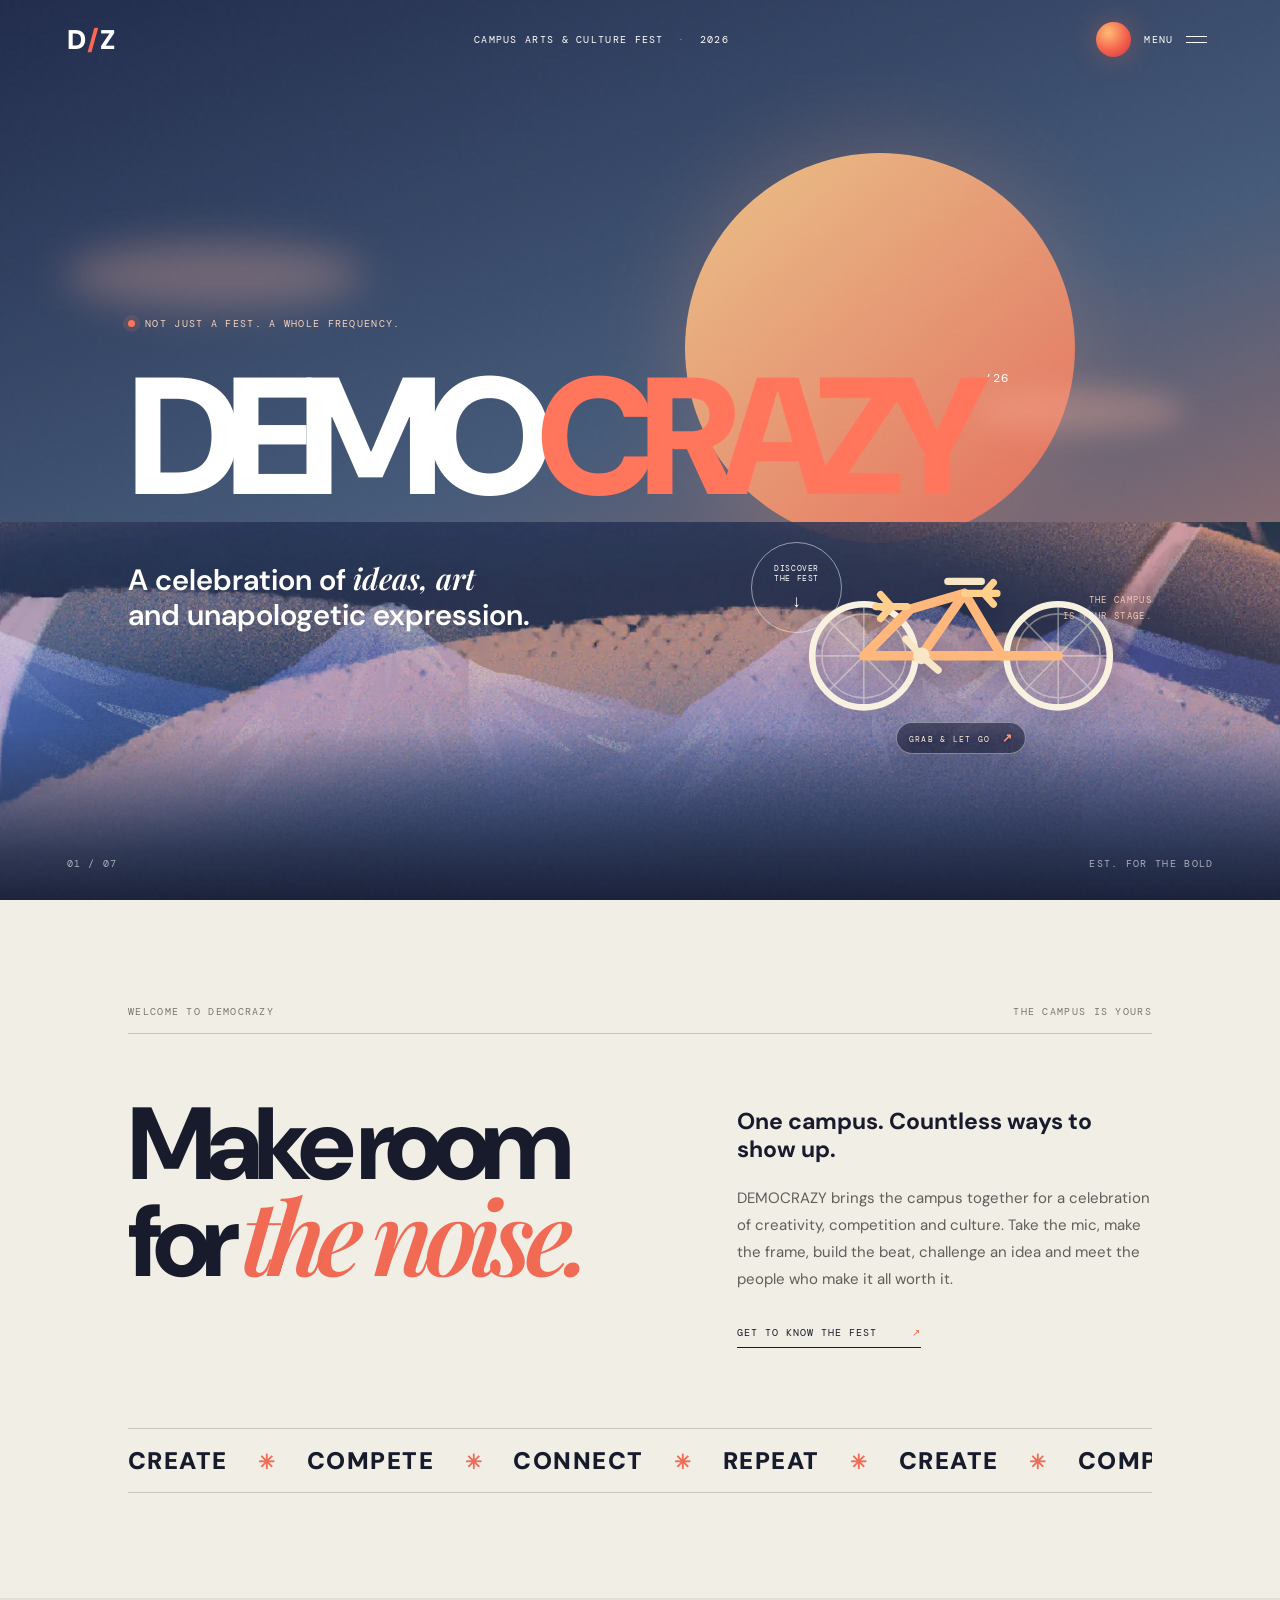
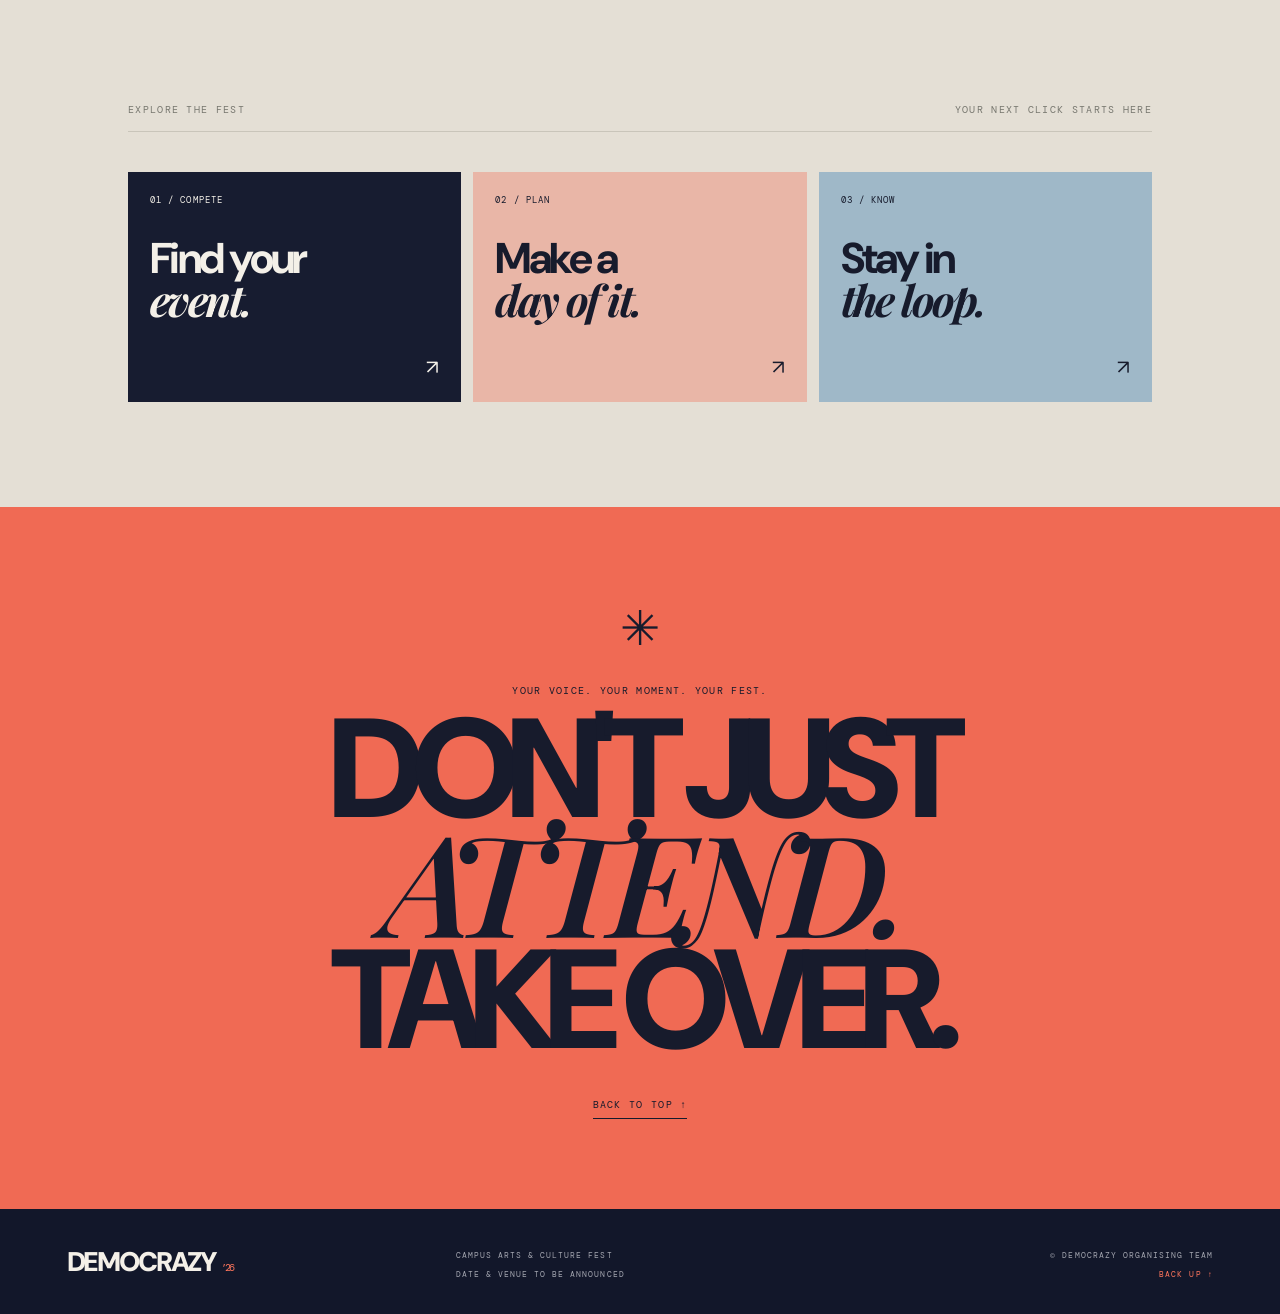
<file: index.html>
<!doctype html>
<html lang="en">
<head>
  <meta charset="utf-8">
  <meta name="viewport" content="width=device-width, initial-scale=1">
  <meta name="theme-color" content="#10152b">
  <meta name="description" content="DEMOCRAZY — campus arts, culture and ideas festival.">
  <title>Home | DEMOCRAZY ’26</title>
  <link rel="preconnect" href="https://fonts.googleapis.com">
  <link rel="preconnect" href="https://fonts.gstatic.com" crossorigin>
  <link href="https://fonts.googleapis.com/css2?family=DM+Mono:wght@400;500&family=DM+Sans:wght@400;500;600;700;800;900&family=Playfair+Display:ital,wght@0,600;0,700;1,600;1,700&display=swap" rel="stylesheet">
  <link rel="stylesheet" href="style.css?v=4">
</head>
<body id="top">
  <div class="loader" id="loader" aria-hidden="true"><div class="loader-inner"><div class="loader-mark">D<span>.</span></div><p>MAKING SOME NOISE</p><div class="loader-line"><i></i></div></div></div>

  <header class="topbar">
    <a class="wordmark" href="index.html" aria-label="DEMOCRAZY home">D<span>/</span>Z</a>
    <span class="top-note">CAMPUS ARTS & CULTURE FEST <i>·</i> 2026</span>
    <button class="menu-trigger" id="menuOpen" aria-label="Open navigation" aria-expanded="false">
      <span class="orb"></span><span class="menu-label">MENU</span><span class="menu-lines"><i></i><i></i></span>
    </button>
  </header>
  <nav class="menu-overlay" id="menu" aria-hidden="true">
    <div class="menu-head"><span>DEMOCRAZY / NAVIGATION</span><button id="menuClose" aria-label="Close navigation">CLOSE <b>×</b></button></div>
    <div class="menu-links">
      <a href="index.html"><small>01</small> Home <span>↗</span></a>
      <a href="about.html"><small>02</small> The idea <span>↗</span></a>
      <a href="events.html"><small>03</small> Events <span>↗</span></a>
      <a href="schedule.html"><small>04</small> Schedule <span>↗</span></a>
      <a href="updates.html"><small>05</small> Updates <span>↗</span></a>
      <a href="gallery.html"><small>06</small> Gallery <span>↗</span></a>
      <a href="results.html"><small>07</small> Results <span>↗</span></a>
    </div>
    <div class="menu-foot"><span>MAKE YOURSELF HEARD.</span><span>© DEMOCRAZY 2026</span></div>
  </nav>

  <main>

    <section class="hero" id="home">
      <div class="hero-sky"></div><div class="sun-disc"></div>
      <div class="hero-cloud cloud-a"></div><div class="hero-cloud cloud-b"></div>
      <div class="landscape hills"></div><div class="landscape mountains"></div><div class="landscape foreground"></div><div class="grain"></div>
      <div class="hero-content">
        <p class="eyebrow"><span class="live-dot"></span> NOT JUST A FEST. A WHOLE FREQUENCY.</p>
        <h1>DEMO<span>CRAZY</span><sup>’26</sup></h1>
        <div class="hero-bottom">
          <p class="hero-manifesto">A celebration of <em>ideas, art</em><br>and unapologetic expression.</p>
          <a class="round-link" href="about.html"><span>DISCOVER<br>THE FEST</span><b>↓</b></a>
          <p class="hero-side-note">THE CAMPUS<br>IS YOUR STAGE.</p>
        </div>
      </div>
      <div class="draggable-bike" id="draggableBike" role="img" aria-label="A bicycle you can drag around; release it to let it spring back" tabindex="0">
        <svg viewBox="0 0 300 176" aria-hidden="true">
          <g fill="none" stroke="#f8f1df" stroke-width="5.5"><circle cx="69" cy="119" r="43"/><circle cx="231" cy="119" r="43"/></g>
          <g fill="none" stroke="#f8f1df" stroke-width="1.4" opacity=".42"><circle cx="69" cy="119" r="35"/><circle cx="231" cy="119" r="35"/><path d="M69 76V162M26 119H112M38 88l62 62m0-62-62 62M231 76V162M188 119h86m-73-31 60 62m0-62-60 62"/></g>
          <g fill="none" stroke="#ffb77c" stroke-width="8" stroke-linecap="round" stroke-linejoin="round"><path d="M69 119 117 119 153 67 184 119 69 119 108 80 153 67"/><path d="M184 119 231 119"/></g>
          <g fill="none" stroke="#ffcf8c" stroke-width="6" stroke-linecap="round"><path d="M105 78h-26m13 0-9-10m9 10-9 10M153 67h27m-11 0 8-9m-8 9 8 9"/></g>
          <circle cx="117" cy="119" r="7" fill="#f7e7c6"/><path d="M117 119l-13-14m13 14 14 12M139 57h28" stroke="#f7e7c6" stroke-width="6" stroke-linecap="round"/>
        </svg><span class="bike-hint">GRAB &amp; LET GO <b>↗</b></span>
      </div>
      <div class="hero-index"><span>01 / 07</span><span>EST. FOR THE BOLD</span></div>
    </section>
    <section class="intro section-pad">
      <div class="section-kicker"><span>WELCOME TO DEMOCRAZY</span><span>THE CAMPUS IS YOURS</span></div>
      <div class="intro-grid"><h2>Make room<br>for <em>the noise.</em></h2><div class="intro-copy"><p class="big-copy">One campus. Countless ways to show up.</p><p>DEMOCRAZY brings the campus together for a celebration of creativity, competition and culture. Take the mic, make the frame, build the beat, challenge an idea and meet the people who make it all worth it.</p><a class="text-link" href="about.html">GET TO KNOW THE FEST <span>↗</span></a></div></div>
      <div class="ticker"><div>CREATE <b>✳</b> COMPETE <b>✳</b> CONNECT <b>✳</b> REPEAT <b>✳</b> CREATE <b>✳</b> COMPETE <b>✳</b> CONNECT <b>✳</b> REPEAT <b>✳</b></div></div>
    </section>
    <section class="home-links section-pad"><div class="section-kicker"><span>EXPLORE THE FEST</span><span>YOUR NEXT CLICK STARTS HERE</span></div>
      <div class="home-link-grid">
        <a href="events.html"><small>01 / COMPETE</small><strong>Find your<br><em>event.</em></strong><span>↗</span></a>
        <a href="schedule.html"><small>02 / PLAN</small><strong>Make a<br><em>day of it.</em></strong><span>↗</span></a>
        <a href="updates.html"><small>03 / KNOW</small><strong>Stay in<br><em>the loop.</em></strong><span>↗</span></a>
      </div>
    </section>
    <section class="closing"><div class="closing-star">✳</div><p>YOUR VOICE. YOUR MOMENT. YOUR FEST.</p><h2>DON'T JUST<br><em>ATTEND.</em><br>TAKE OVER.</h2><a href="#top" class="back-top">BACK TO TOP ↑</a></section>

  </main>

  <footer class="footer">
    <a class="footer-logo" href="index.html">DEMOCRAZY<span>’26</span></a>
    <div class="footer-mid"><span>CAMPUS ARTS & CULTURE FEST</span><span>DATE & VENUE TO BE ANNOUNCED</span></div>
    <div class="footer-right"><span>© DEMOCRAZY ORGANISING TEAM</span><a href="#top">BACK UP ↑</a></div>
  </footer>
  <script src="script.js?v=4"></script>

</body>
</html>
</file>
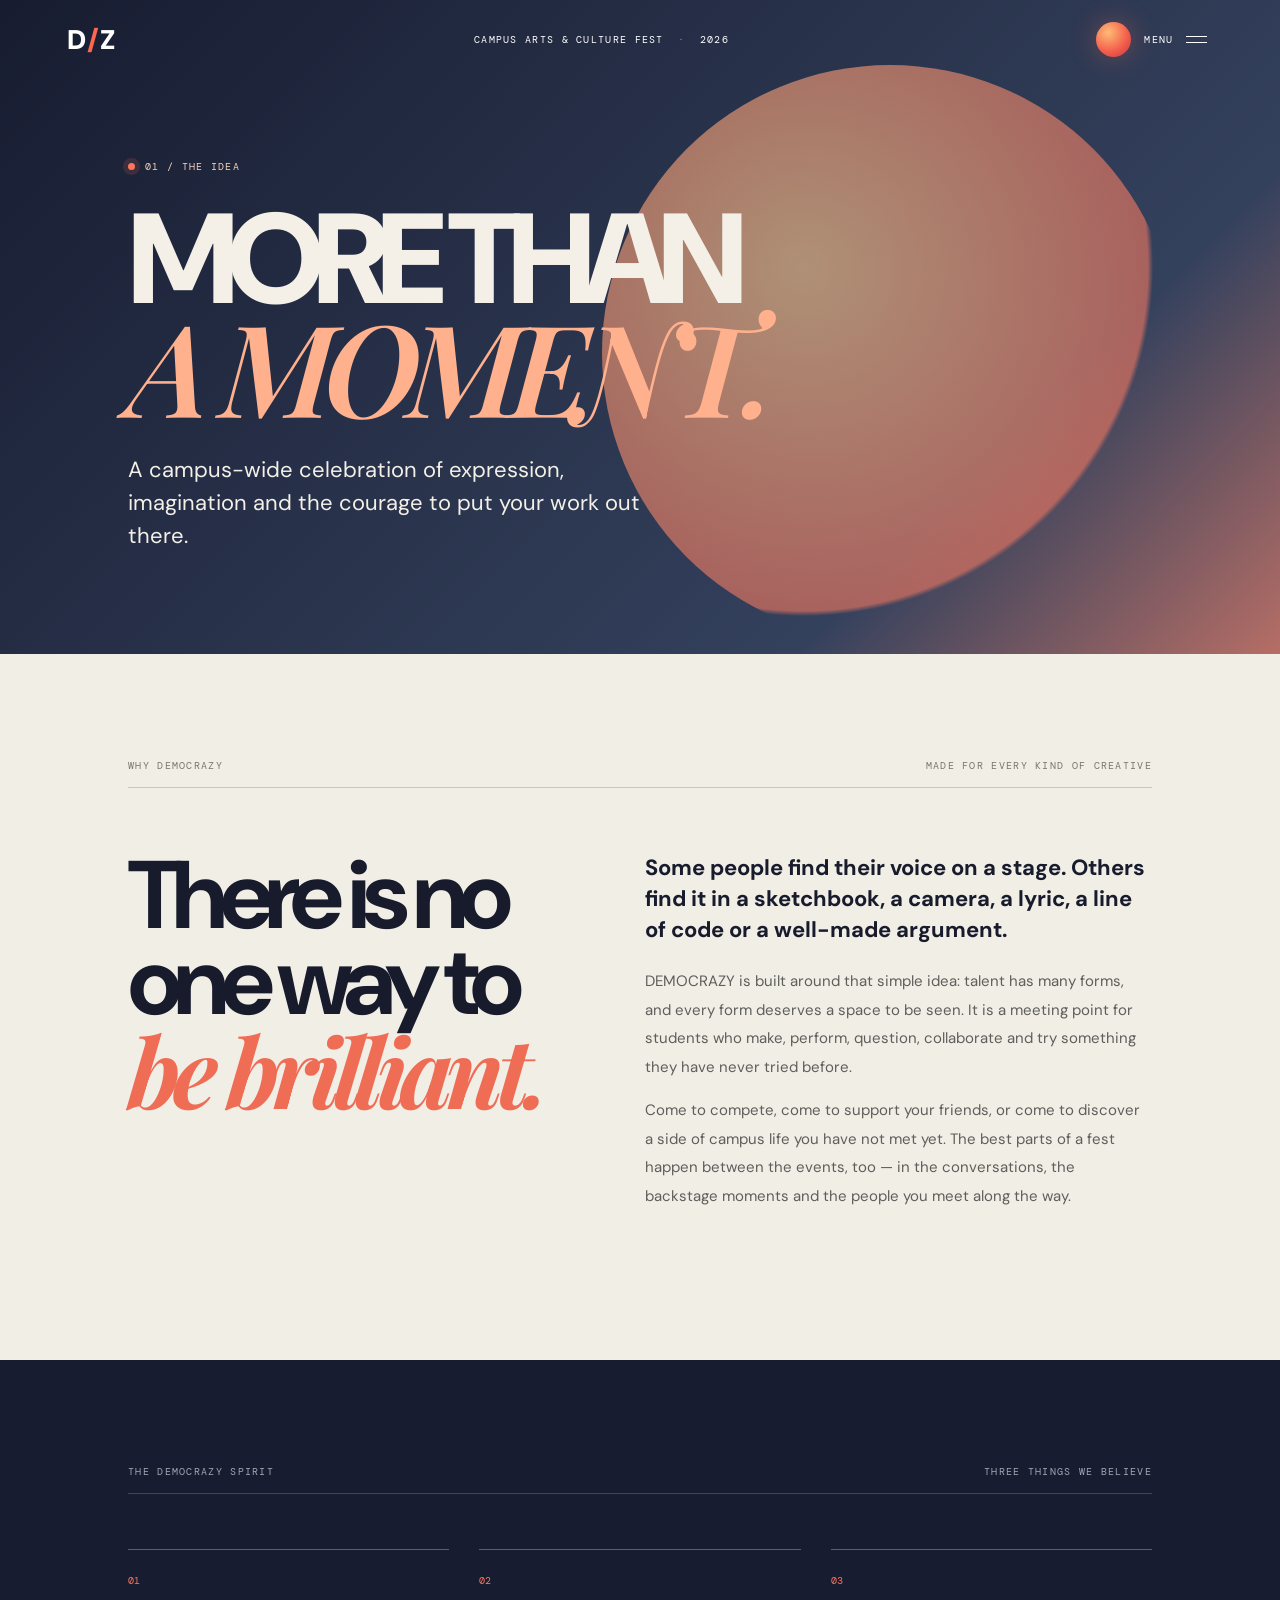
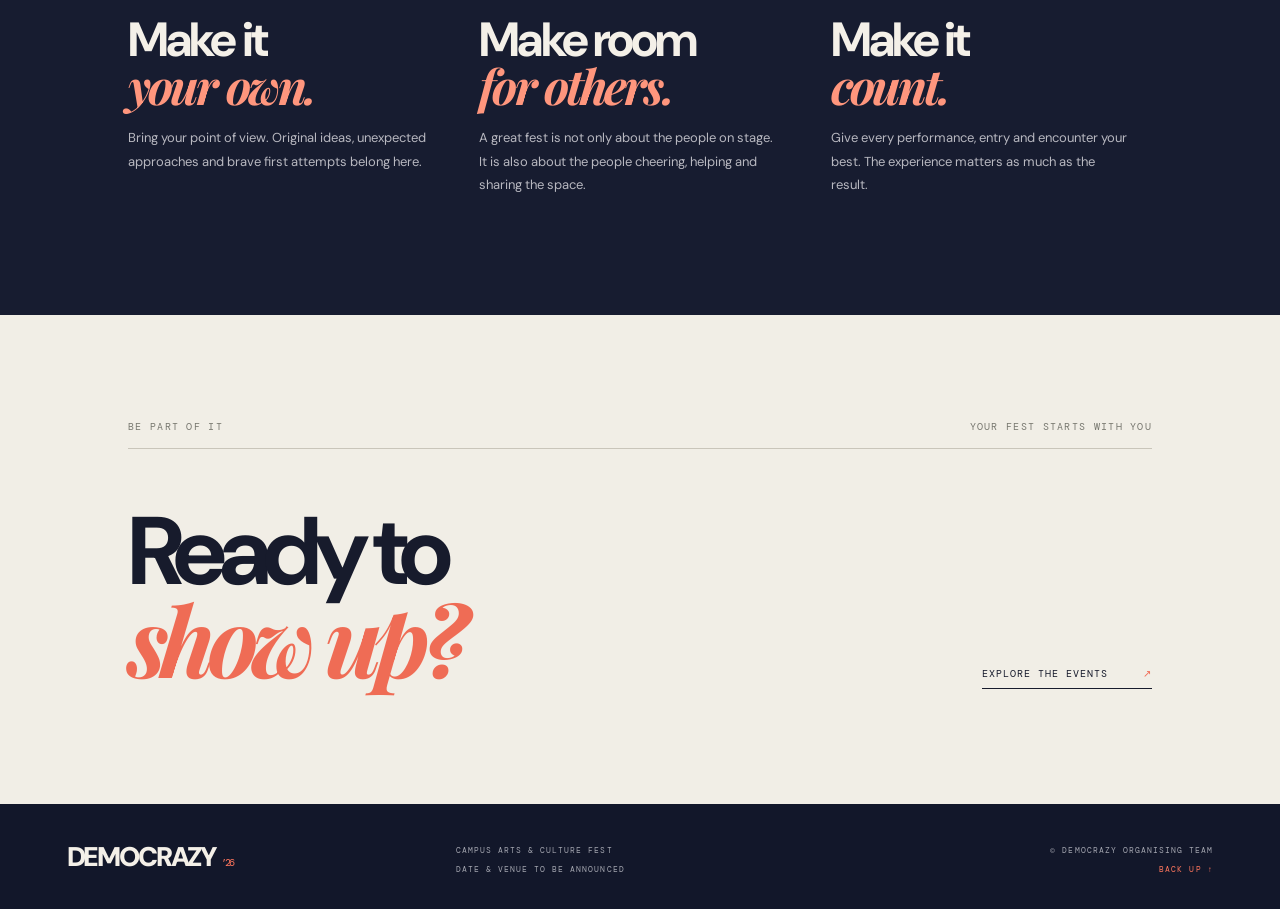
<file: about.html>
<!doctype html>
<html lang="en">
<head>
  <meta charset="utf-8">
  <meta name="viewport" content="width=device-width, initial-scale=1">
  <meta name="theme-color" content="#10152b">
  <meta name="description" content="DEMOCRAZY — campus arts, culture and ideas festival.">
  <title>The idea | DEMOCRAZY ’26</title>
  <link rel="preconnect" href="https://fonts.googleapis.com">
  <link rel="preconnect" href="https://fonts.gstatic.com" crossorigin>
  <link href="https://fonts.googleapis.com/css2?family=DM+Mono:wght@400;500&family=DM+Sans:wght@400;500;600;700;800;900&family=Playfair+Display:ital,wght@0,600;0,700;1,600;1,700&display=swap" rel="stylesheet">
  <link rel="stylesheet" href="style.css?v=4">
</head>
<body id="top">
  <div class="loader" id="loader" aria-hidden="true"><div class="loader-inner"><div class="loader-mark">D<span>.</span></div><p>MAKING SOME NOISE</p><div class="loader-line"><i></i></div></div></div>

  <header class="topbar">
    <a class="wordmark" href="index.html" aria-label="DEMOCRAZY home">D<span>/</span>Z</a>
    <span class="top-note">CAMPUS ARTS & CULTURE FEST <i>·</i> 2026</span>
    <button class="menu-trigger" id="menuOpen" aria-label="Open navigation" aria-expanded="false">
      <span class="orb"></span><span class="menu-label">MENU</span><span class="menu-lines"><i></i><i></i></span>
    </button>
  </header>
  <nav class="menu-overlay" id="menu" aria-hidden="true">
    <div class="menu-head"><span>DEMOCRAZY / NAVIGATION</span><button id="menuClose" aria-label="Close navigation">CLOSE <b>×</b></button></div>
    <div class="menu-links">
      <a href="index.html"><small>01</small> Home <span>↗</span></a>
      <a href="about.html"><small>02</small> The idea <span>↗</span></a>
      <a href="events.html"><small>03</small> Events <span>↗</span></a>
      <a href="schedule.html"><small>04</small> Schedule <span>↗</span></a>
      <a href="updates.html"><small>05</small> Updates <span>↗</span></a>
      <a href="gallery.html"><small>06</small> Gallery <span>↗</span></a>
      <a href="results.html"><small>07</small> Results <span>↗</span></a>
    </div>
    <div class="menu-foot"><span>MAKE YOURSELF HEARD.</span><span>© DEMOCRAZY 2026</span></div>
  </nav>

  <main>

<section class="page-hero page-hero-dark"><div class="page-hero-art"></div><div class="page-hero-inner"><p class="eyebrow"><span class="live-dot"></span> 01 / THE IDEA</p><h1>MORE THAN<br><em>A MOMENT.</em></h1><p class="page-lede">A campus-wide celebration of expression, imagination and the courage to put your work out there.</p></div></section>
<section class="section-pad content-page"><div class="section-kicker"><span>WHY DEMOCRAZY</span><span>MADE FOR EVERY KIND OF CREATIVE</span></div><div class="story-grid"><h2>There is no<br>one way to<br><em>be brilliant.</em></h2><div class="long-copy"><p class="big-copy">Some people find their voice on a stage. Others find it in a sketchbook, a camera, a lyric, a line of code or a well-made argument.</p><p>DEMOCRAZY is built around that simple idea: talent has many forms, and every form deserves a space to be seen. It is a meeting point for students who make, perform, question, collaborate and try something they have never tried before.</p><p>Come to compete, come to support your friends, or come to discover a side of campus life you have not met yet. The best parts of a fest happen between the events, too — in the conversations, the backstage moments and the people you meet along the way.</p></div></div></section>
<section class="dark-feature section-pad"><div class="section-kicker"><span>THE DEMOCRAZY SPIRIT</span><span>THREE THINGS WE BELIEVE</span></div><div class="belief-grid"><article><b>01</b><h3>Make it<br><em>your own.</em></h3><p>Bring your point of view. Original ideas, unexpected approaches and brave first attempts belong here.</p></article><article><b>02</b><h3>Make room<br><em>for others.</em></h3><p>A great fest is not only about the people on stage. It is also about the people cheering, helping and sharing the space.</p></article><article><b>03</b><h3>Make it<br><em>count.</em></h3><p>Give every performance, entry and encounter your best. The experience matters as much as the result.</p></article></div></section>
<section class="section-pad content-page"><div class="section-kicker"><span>BE PART OF IT</span><span>YOUR FEST STARTS WITH YOU</span></div><div class="end-cta"><h2>Ready to<br><em>show up?</em></h2><a class="text-link" href="events.html">EXPLORE THE EVENTS <span>↗</span></a></div></section>
  </main>

  <footer class="footer">
    <a class="footer-logo" href="index.html">DEMOCRAZY<span>’26</span></a>
    <div class="footer-mid"><span>CAMPUS ARTS & CULTURE FEST</span><span>DATE & VENUE TO BE ANNOUNCED</span></div>
    <div class="footer-right"><span>© DEMOCRAZY ORGANISING TEAM</span><a href="#top">BACK UP ↑</a></div>
  </footer>
  <script src="script.js?v=4"></script>

</body>
</html>
</file>
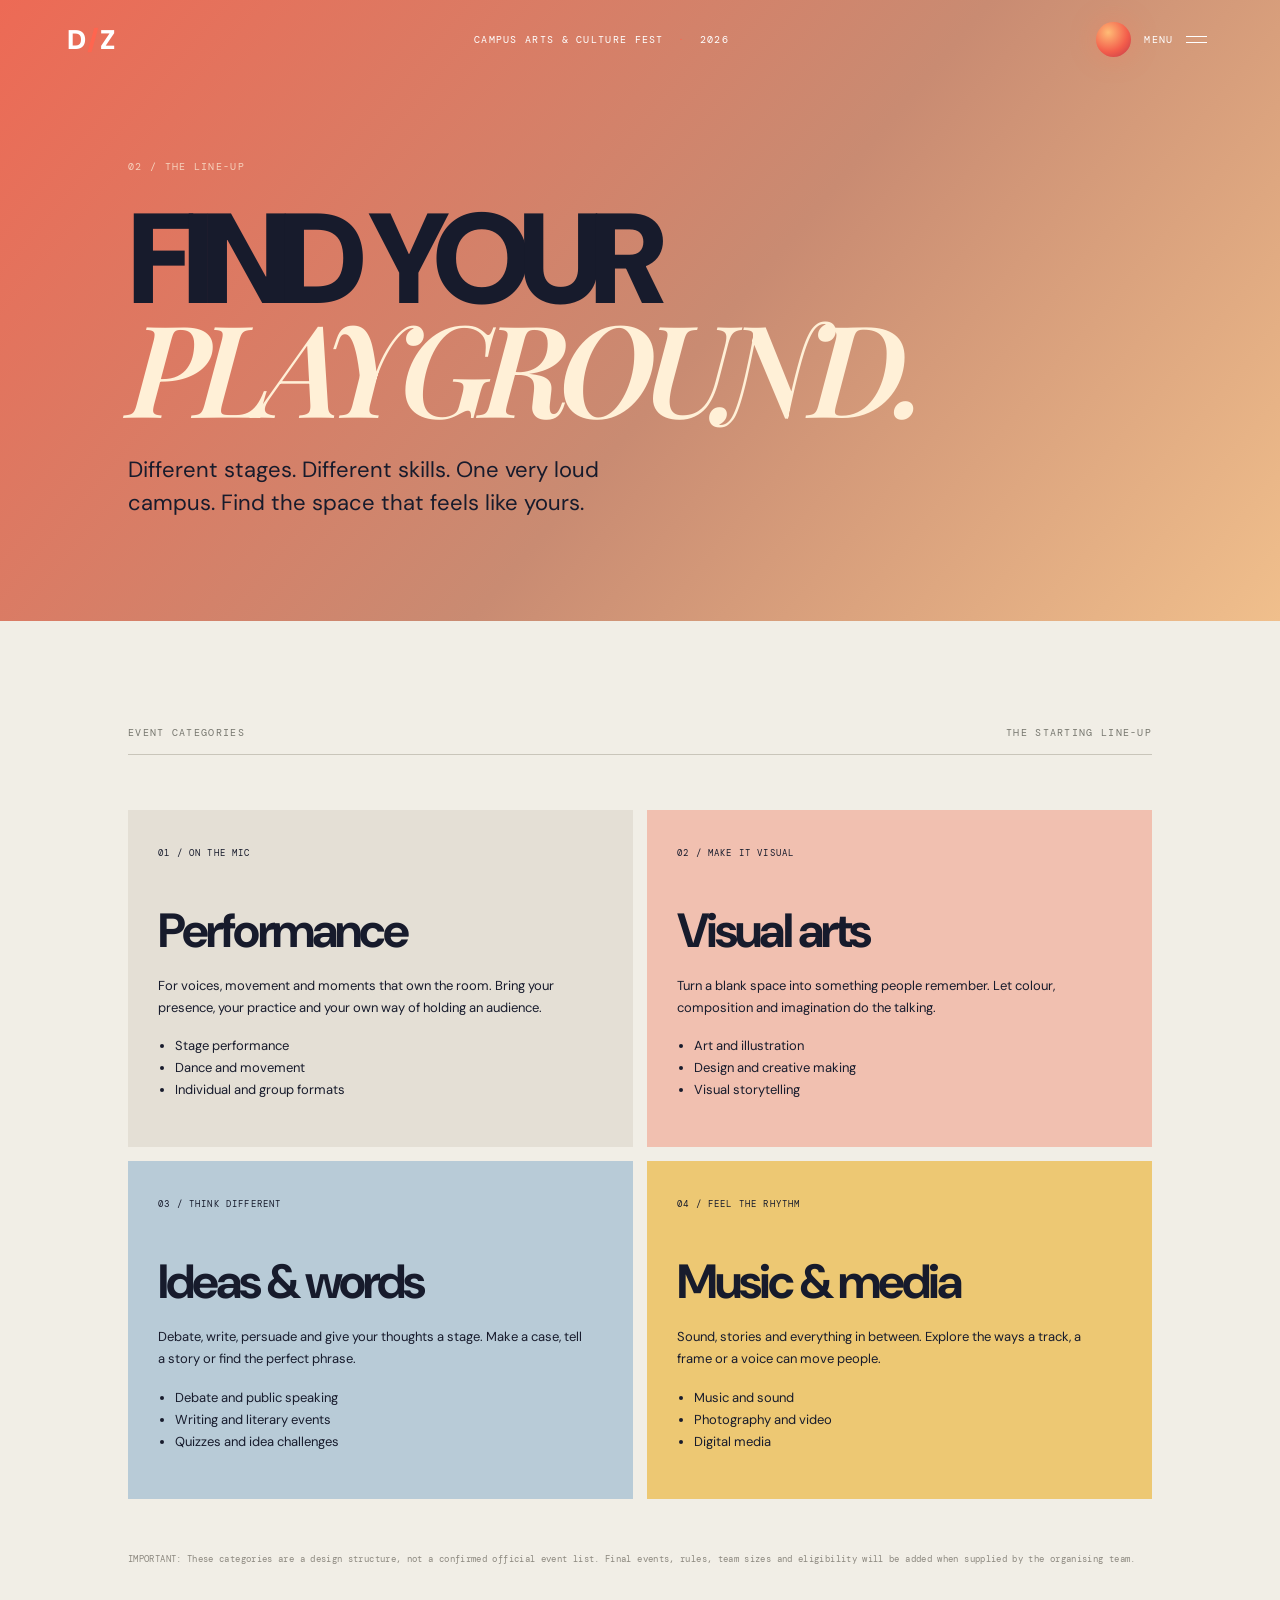
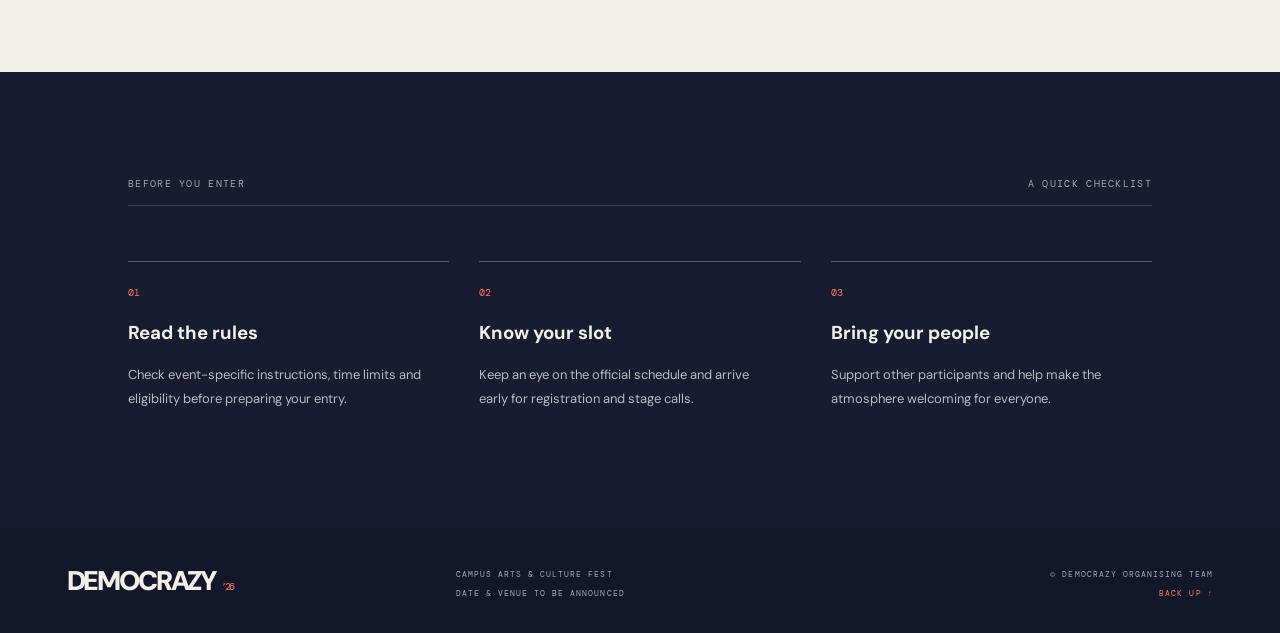
<file: events.html>
<!doctype html>
<html lang="en">
<head>
  <meta charset="utf-8">
  <meta name="viewport" content="width=device-width, initial-scale=1">
  <meta name="theme-color" content="#10152b">
  <meta name="description" content="DEMOCRAZY — campus arts, culture and ideas festival.">
  <title>Events | DEMOCRAZY ’26</title>
  <link rel="preconnect" href="https://fonts.googleapis.com">
  <link rel="preconnect" href="https://fonts.gstatic.com" crossorigin>
  <link href="https://fonts.googleapis.com/css2?family=DM+Mono:wght@400;500&family=DM+Sans:wght@400;500;600;700;800;900&family=Playfair+Display:ital,wght@0,600;0,700;1,600;1,700&display=swap" rel="stylesheet">
  <link rel="stylesheet" href="style.css?v=4">
</head>
<body id="top">
  <div class="loader" id="loader" aria-hidden="true"><div class="loader-inner"><div class="loader-mark">D<span>.</span></div><p>MAKING SOME NOISE</p><div class="loader-line"><i></i></div></div></div>

  <header class="topbar">
    <a class="wordmark" href="index.html" aria-label="DEMOCRAZY home">D<span>/</span>Z</a>
    <span class="top-note">CAMPUS ARTS & CULTURE FEST <i>·</i> 2026</span>
    <button class="menu-trigger" id="menuOpen" aria-label="Open navigation" aria-expanded="false">
      <span class="orb"></span><span class="menu-label">MENU</span><span class="menu-lines"><i></i><i></i></span>
    </button>
  </header>
  <nav class="menu-overlay" id="menu" aria-hidden="true">
    <div class="menu-head"><span>DEMOCRAZY / NAVIGATION</span><button id="menuClose" aria-label="Close navigation">CLOSE <b>×</b></button></div>
    <div class="menu-links">
      <a href="index.html"><small>01</small> Home <span>↗</span></a>
      <a href="about.html"><small>02</small> The idea <span>↗</span></a>
      <a href="events.html"><small>03</small> Events <span>↗</span></a>
      <a href="schedule.html"><small>04</small> Schedule <span>↗</span></a>
      <a href="updates.html"><small>05</small> Updates <span>↗</span></a>
      <a href="gallery.html"><small>06</small> Gallery <span>↗</span></a>
      <a href="results.html"><small>07</small> Results <span>↗</span></a>
    </div>
    <div class="menu-foot"><span>MAKE YOURSELF HEARD.</span><span>© DEMOCRAZY 2026</span></div>
  </nav>

  <main>

<section class="page-hero page-hero-coral"><div class="page-hero-inner"><p class="eyebrow">02 / THE LINE-UP</p><h1>FIND YOUR<br><em>PLAYGROUND.</em></h1><p class="page-lede">Different stages. Different skills. One very loud campus. Find the space that feels like yours.</p></div></section>
<section class="section-pad content-page"><div class="section-kicker"><span>EVENT CATEGORIES</span><span>THE STARTING LINE-UP</span></div><div class="event-detail-grid">
<article><span>01 / ON THE MIC</span><h2>Performance</h2><p>For voices, movement and moments that own the room. Bring your presence, your practice and your own way of holding an audience.</p><ul><li>Stage performance</li><li>Dance and movement</li><li>Individual and group formats</li></ul></article>
<article><span>02 / MAKE IT VISUAL</span><h2>Visual arts</h2><p>Turn a blank space into something people remember. Let colour, composition and imagination do the talking.</p><ul><li>Art and illustration</li><li>Design and creative making</li><li>Visual storytelling</li></ul></article>
<article><span>03 / THINK DIFFERENT</span><h2>Ideas & words</h2><p>Debate, write, persuade and give your thoughts a stage. Make a case, tell a story or find the perfect phrase.</p><ul><li>Debate and public speaking</li><li>Writing and literary events</li><li>Quizzes and idea challenges</li></ul></article>
<article><span>04 / FEEL THE RHYTHM</span><h2>Music & media</h2><p>Sound, stories and everything in between. Explore the ways a track, a frame or a voice can move people.</p><ul><li>Music and sound</li><li>Photography and video</li><li>Digital media</li></ul></article></div><p class="editorial-note">IMPORTANT: These categories are a design structure, not a confirmed official event list. Final events, rules, team sizes and eligibility will be added when supplied by the organising team.</p></section>
<section class="dark-feature section-pad"><div class="section-kicker"><span>BEFORE YOU ENTER</span><span>A QUICK CHECKLIST</span></div><div class="check-grid"><div><b>01</b><h3>Read the rules</h3><p>Check event-specific instructions, time limits and eligibility before preparing your entry.</p></div><div><b>02</b><h3>Know your slot</h3><p>Keep an eye on the official schedule and arrive early for registration and stage calls.</p></div><div><b>03</b><h3>Bring your people</h3><p>Support other participants and help make the atmosphere welcoming for everyone.</p></div></div></section>
  </main>

  <footer class="footer">
    <a class="footer-logo" href="index.html">DEMOCRAZY<span>’26</span></a>
    <div class="footer-mid"><span>CAMPUS ARTS & CULTURE FEST</span><span>DATE & VENUE TO BE ANNOUNCED</span></div>
    <div class="footer-right"><span>© DEMOCRAZY ORGANISING TEAM</span><a href="#top">BACK UP ↑</a></div>
  </footer>
  <script src="script.js?v=4"></script>

</body>
</html>
</file>
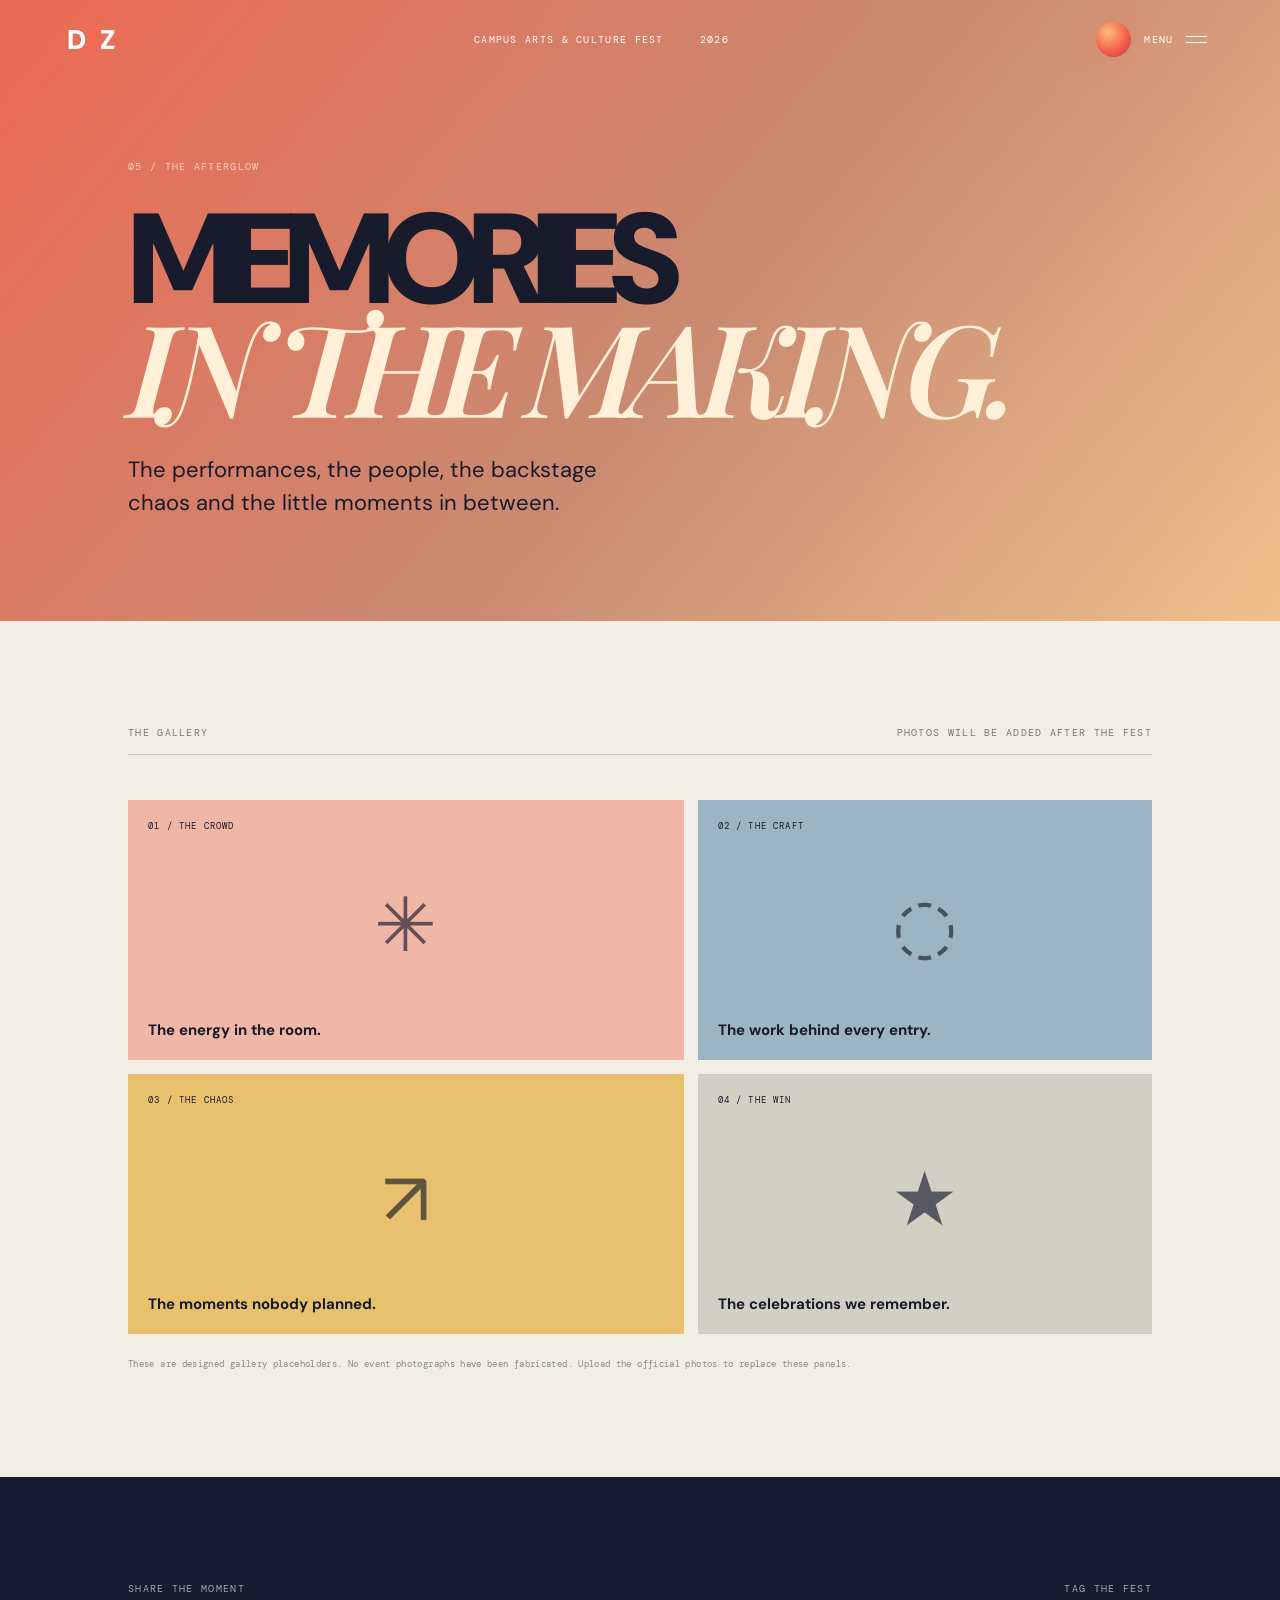
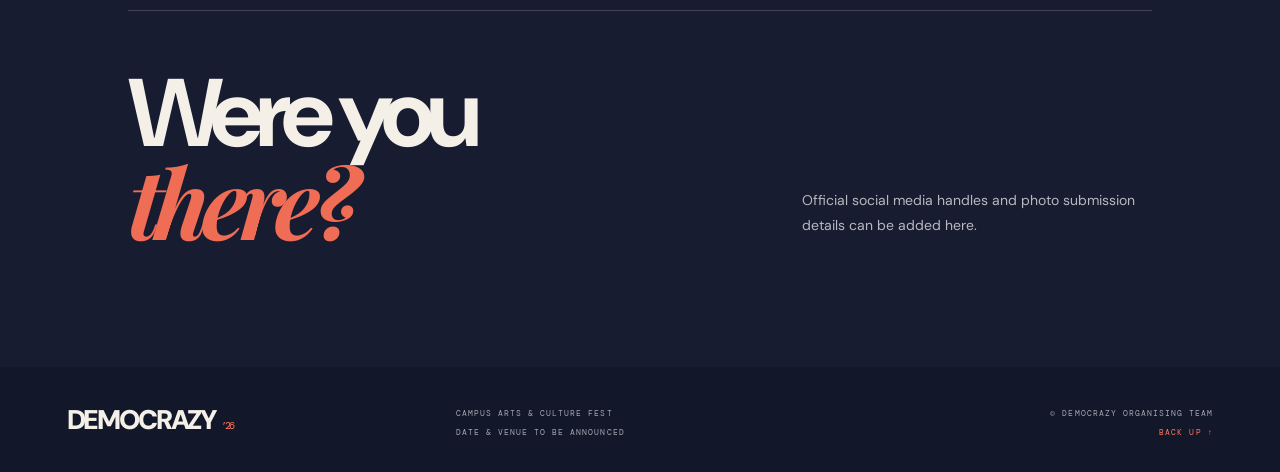
<file: gallery.html>
<!doctype html>
<html lang="en">
<head>
  <meta charset="utf-8">
  <meta name="viewport" content="width=device-width, initial-scale=1">
  <meta name="theme-color" content="#10152b">
  <meta name="description" content="DEMOCRAZY — campus arts, culture and ideas festival.">
  <title>Gallery | DEMOCRAZY ’26</title>
  <link rel="preconnect" href="https://fonts.googleapis.com">
  <link rel="preconnect" href="https://fonts.gstatic.com" crossorigin>
  <link href="https://fonts.googleapis.com/css2?family=DM+Mono:wght@400;500&family=DM+Sans:wght@400;500;600;700;800;900&family=Playfair+Display:ital,wght@0,600;0,700;1,600;1,700&display=swap" rel="stylesheet">
  <link rel="stylesheet" href="style.css?v=4">
</head>
<body id="top">
  <div class="loader" id="loader" aria-hidden="true"><div class="loader-inner"><div class="loader-mark">D<span>.</span></div><p>MAKING SOME NOISE</p><div class="loader-line"><i></i></div></div></div>

  <header class="topbar">
    <a class="wordmark" href="index.html" aria-label="DEMOCRAZY home">D<span>/</span>Z</a>
    <span class="top-note">CAMPUS ARTS & CULTURE FEST <i>·</i> 2026</span>
    <button class="menu-trigger" id="menuOpen" aria-label="Open navigation" aria-expanded="false">
      <span class="orb"></span><span class="menu-label">MENU</span><span class="menu-lines"><i></i><i></i></span>
    </button>
  </header>
  <nav class="menu-overlay" id="menu" aria-hidden="true">
    <div class="menu-head"><span>DEMOCRAZY / NAVIGATION</span><button id="menuClose" aria-label="Close navigation">CLOSE <b>×</b></button></div>
    <div class="menu-links">
      <a href="index.html"><small>01</small> Home <span>↗</span></a>
      <a href="about.html"><small>02</small> The idea <span>↗</span></a>
      <a href="events.html"><small>03</small> Events <span>↗</span></a>
      <a href="schedule.html"><small>04</small> Schedule <span>↗</span></a>
      <a href="updates.html"><small>05</small> Updates <span>↗</span></a>
      <a href="gallery.html"><small>06</small> Gallery <span>↗</span></a>
      <a href="results.html"><small>07</small> Results <span>↗</span></a>
    </div>
    <div class="menu-foot"><span>MAKE YOURSELF HEARD.</span><span>© DEMOCRAZY 2026</span></div>
  </nav>

  <main>

<section class="page-hero page-hero-coral"><div class="page-hero-inner"><p class="eyebrow">05 / THE AFTERGLOW</p><h1>MEMORIES<br><em>IN THE MAKING.</em></h1><p class="page-lede">The performances, the people, the backstage chaos and the little moments in between.</p></div></section>
<section class="section-pad content-page"><div class="section-kicker"><span>THE GALLERY</span><span>PHOTOS WILL BE ADDED AFTER THE FEST</span></div><div class="gallery-feature-grid"><div class="gallery-feature gf-one"><span>01 / THE CROWD</span><b>✳</b><p>The energy in the room.</p></div><div class="gallery-feature gf-two"><span>02 / THE CRAFT</span><b>◌</b><p>The work behind every entry.</p></div><div class="gallery-feature gf-three"><span>03 / THE CHAOS</span><b>↗</b><p>The moments nobody planned.</p></div><div class="gallery-feature gf-four"><span>04 / THE WIN</span><b>★</b><p>The celebrations we remember.</p></div></div><p class="editorial-note">These are designed gallery placeholders. No event photographs have been fabricated. Upload the official photos to replace these panels.</p></section>
<section class="dark-feature section-pad"><div class="section-kicker"><span>SHARE THE MOMENT</span><span>TAG THE FEST</span></div><div class="end-cta"><h2>Were you<br><em>there?</em></h2><p>Official social media handles and photo submission details can be added here.</p></div></section>
  </main>

  <footer class="footer">
    <a class="footer-logo" href="index.html">DEMOCRAZY<span>’26</span></a>
    <div class="footer-mid"><span>CAMPUS ARTS & CULTURE FEST</span><span>DATE & VENUE TO BE ANNOUNCED</span></div>
    <div class="footer-right"><span>© DEMOCRAZY ORGANISING TEAM</span><a href="#top">BACK UP ↑</a></div>
  </footer>
  <script src="script.js?v=4"></script>

</body>
</html>
</file>
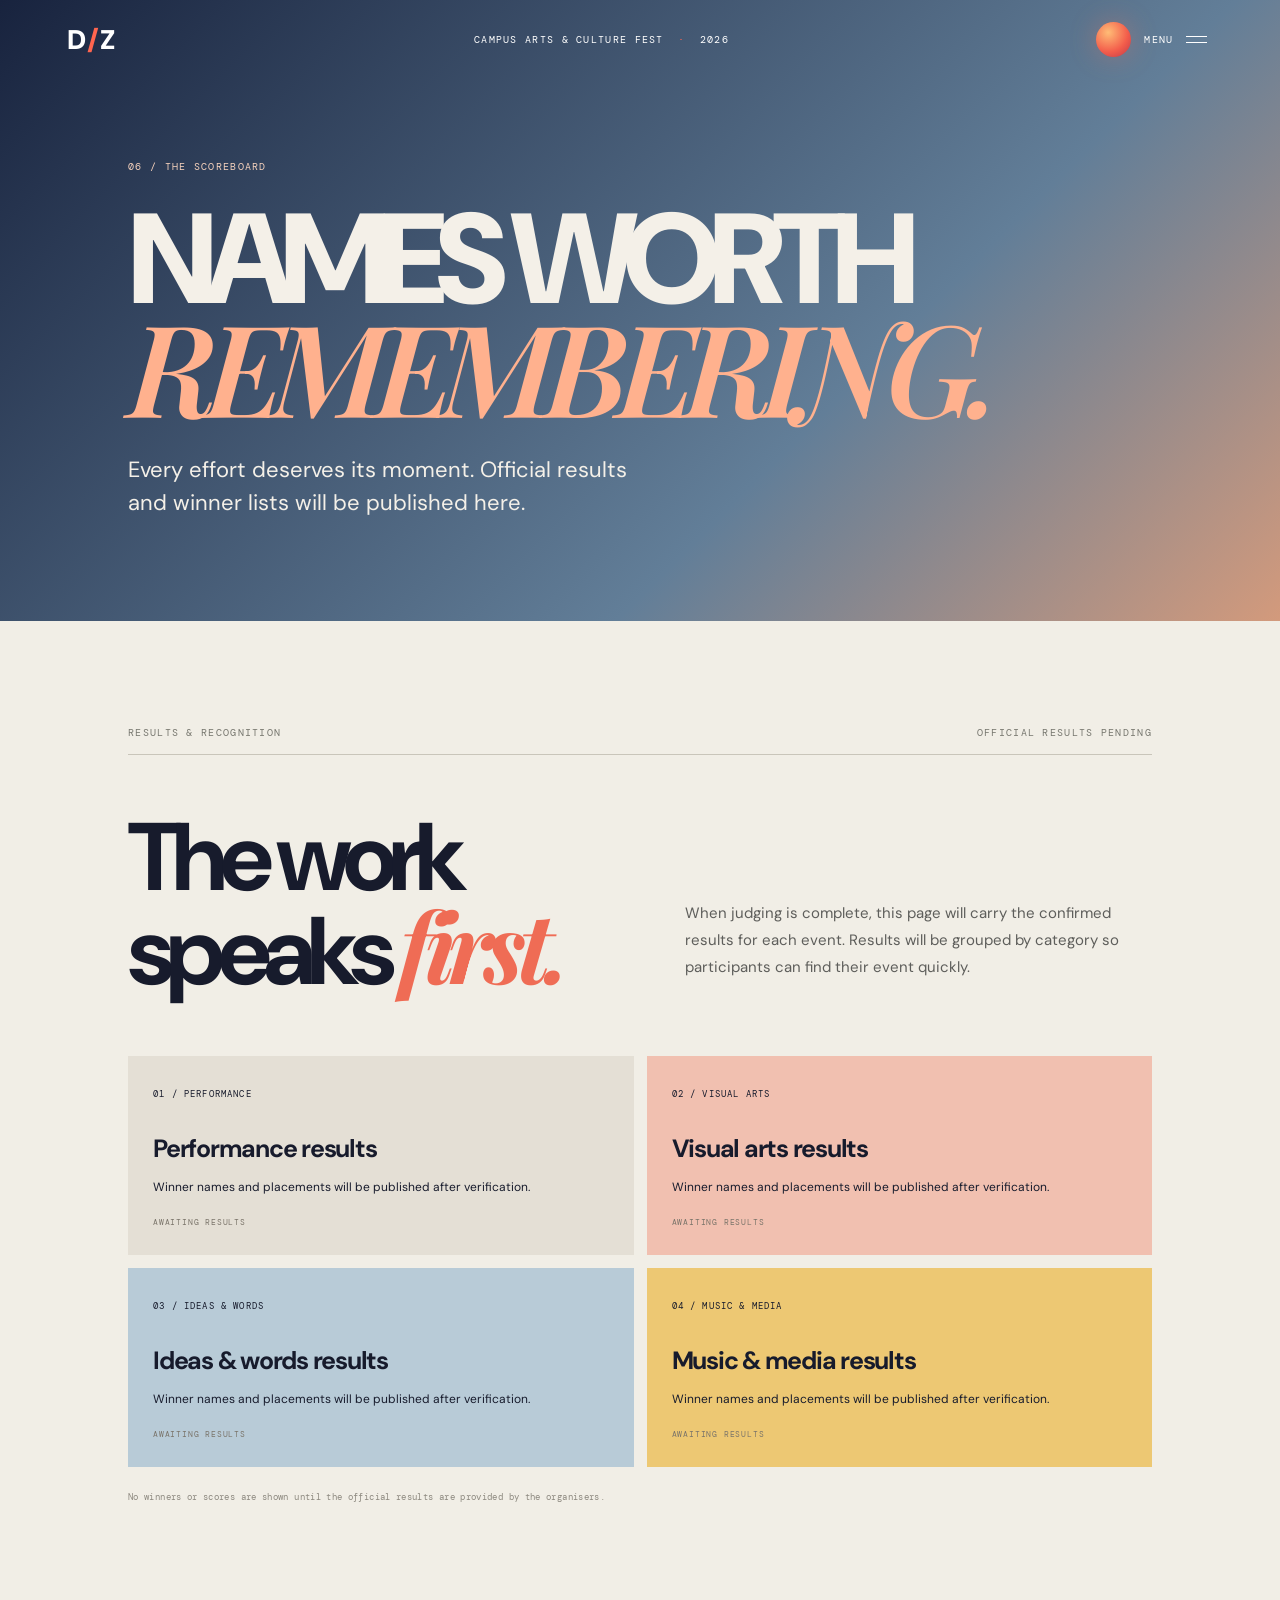
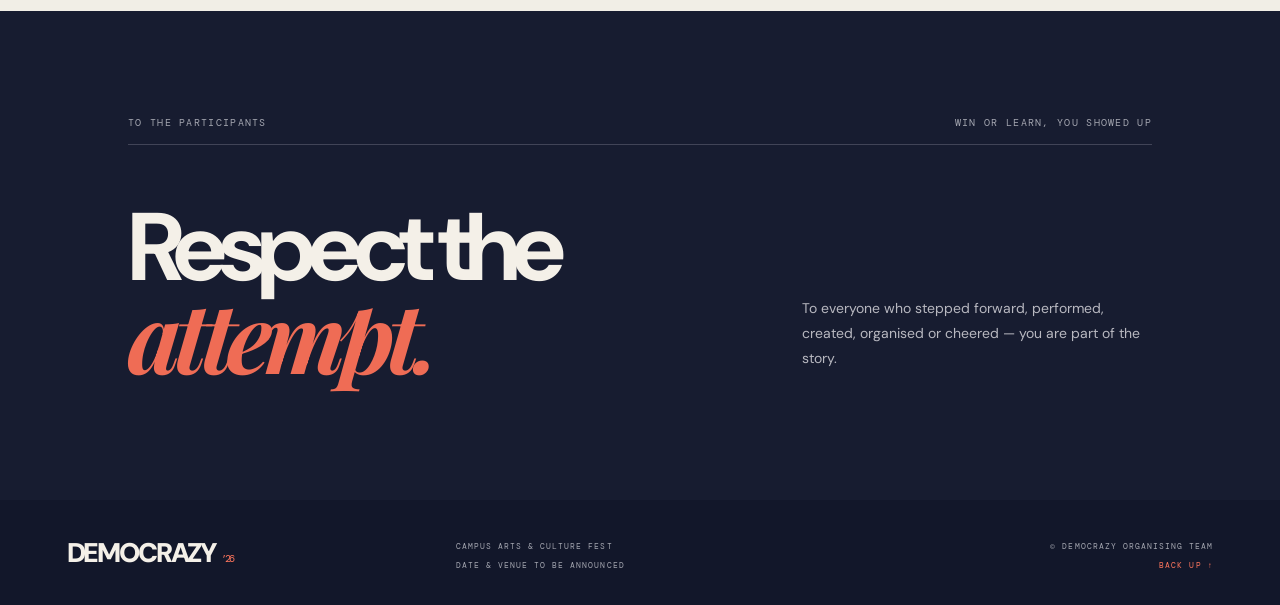
<file: results.html>
<!doctype html>
<html lang="en">
<head>
  <meta charset="utf-8">
  <meta name="viewport" content="width=device-width, initial-scale=1">
  <meta name="theme-color" content="#10152b">
  <meta name="description" content="DEMOCRAZY — campus arts, culture and ideas festival.">
  <title>Results | DEMOCRAZY ’26</title>
  <link rel="preconnect" href="https://fonts.googleapis.com">
  <link rel="preconnect" href="https://fonts.gstatic.com" crossorigin>
  <link href="https://fonts.googleapis.com/css2?family=DM+Mono:wght@400;500&family=DM+Sans:wght@400;500;600;700;800;900&family=Playfair+Display:ital,wght@0,600;0,700;1,600;1,700&display=swap" rel="stylesheet">
  <link rel="stylesheet" href="style.css?v=4">
</head>
<body id="top">
  <div class="loader" id="loader" aria-hidden="true"><div class="loader-inner"><div class="loader-mark">D<span>.</span></div><p>MAKING SOME NOISE</p><div class="loader-line"><i></i></div></div></div>

  <header class="topbar">
    <a class="wordmark" href="index.html" aria-label="DEMOCRAZY home">D<span>/</span>Z</a>
    <span class="top-note">CAMPUS ARTS & CULTURE FEST <i>·</i> 2026</span>
    <button class="menu-trigger" id="menuOpen" aria-label="Open navigation" aria-expanded="false">
      <span class="orb"></span><span class="menu-label">MENU</span><span class="menu-lines"><i></i><i></i></span>
    </button>
  </header>
  <nav class="menu-overlay" id="menu" aria-hidden="true">
    <div class="menu-head"><span>DEMOCRAZY / NAVIGATION</span><button id="menuClose" aria-label="Close navigation">CLOSE <b>×</b></button></div>
    <div class="menu-links">
      <a href="index.html"><small>01</small> Home <span>↗</span></a>
      <a href="about.html"><small>02</small> The idea <span>↗</span></a>
      <a href="events.html"><small>03</small> Events <span>↗</span></a>
      <a href="schedule.html"><small>04</small> Schedule <span>↗</span></a>
      <a href="updates.html"><small>05</small> Updates <span>↗</span></a>
      <a href="gallery.html"><small>06</small> Gallery <span>↗</span></a>
      <a href="results.html"><small>07</small> Results <span>↗</span></a>
    </div>
    <div class="menu-foot"><span>MAKE YOURSELF HEARD.</span><span>© DEMOCRAZY 2026</span></div>
  </nav>

  <main>

<section class="page-hero page-hero-blue"><div class="page-hero-inner"><p class="eyebrow">06 / THE SCOREBOARD</p><h1>NAMES WORTH<br><em>REMEMBERING.</em></h1><p class="page-lede">Every effort deserves its moment. Official results and winner lists will be published here.</p></div></section>
<section class="section-pad content-page"><div class="section-kicker"><span>RESULTS & RECOGNITION</span><span>OFFICIAL RESULTS PENDING</span></div><div class="results-intro"><h2>The work<br>speaks <em>first.</em></h2><p>When judging is complete, this page will carry the confirmed results for each event. Results will be grouped by category so participants can find their event quickly.</p></div><div class="result-groups"><article><span>01 / PERFORMANCE</span><h3>Performance results</h3><p>Winner names and placements will be published after verification.</p><b>AWAITING RESULTS</b></article><article><span>02 / VISUAL ARTS</span><h3>Visual arts results</h3><p>Winner names and placements will be published after verification.</p><b>AWAITING RESULTS</b></article><article><span>03 / IDEAS & WORDS</span><h3>Ideas & words results</h3><p>Winner names and placements will be published after verification.</p><b>AWAITING RESULTS</b></article><article><span>04 / MUSIC & MEDIA</span><h3>Music & media results</h3><p>Winner names and placements will be published after verification.</p><b>AWAITING RESULTS</b></article></div><p class="editorial-note">No winners or scores are shown until the official results are provided by the organisers.</p></section>
<section class="dark-feature section-pad"><div class="section-kicker"><span>TO THE PARTICIPANTS</span><span>WIN OR LEARN, YOU SHOWED UP</span></div><div class="end-cta"><h2>Respect the<br><em>attempt.</em></h2><p>To everyone who stepped forward, performed, created, organised or cheered — you are part of the story.</p></div></section>
  </main>

  <footer class="footer">
    <a class="footer-logo" href="index.html">DEMOCRAZY<span>’26</span></a>
    <div class="footer-mid"><span>CAMPUS ARTS & CULTURE FEST</span><span>DATE & VENUE TO BE ANNOUNCED</span></div>
    <div class="footer-right"><span>© DEMOCRAZY ORGANISING TEAM</span><a href="#top">BACK UP ↑</a></div>
  </footer>
  <script src="script.js?v=4"></script>

</body>
</html>
</file>
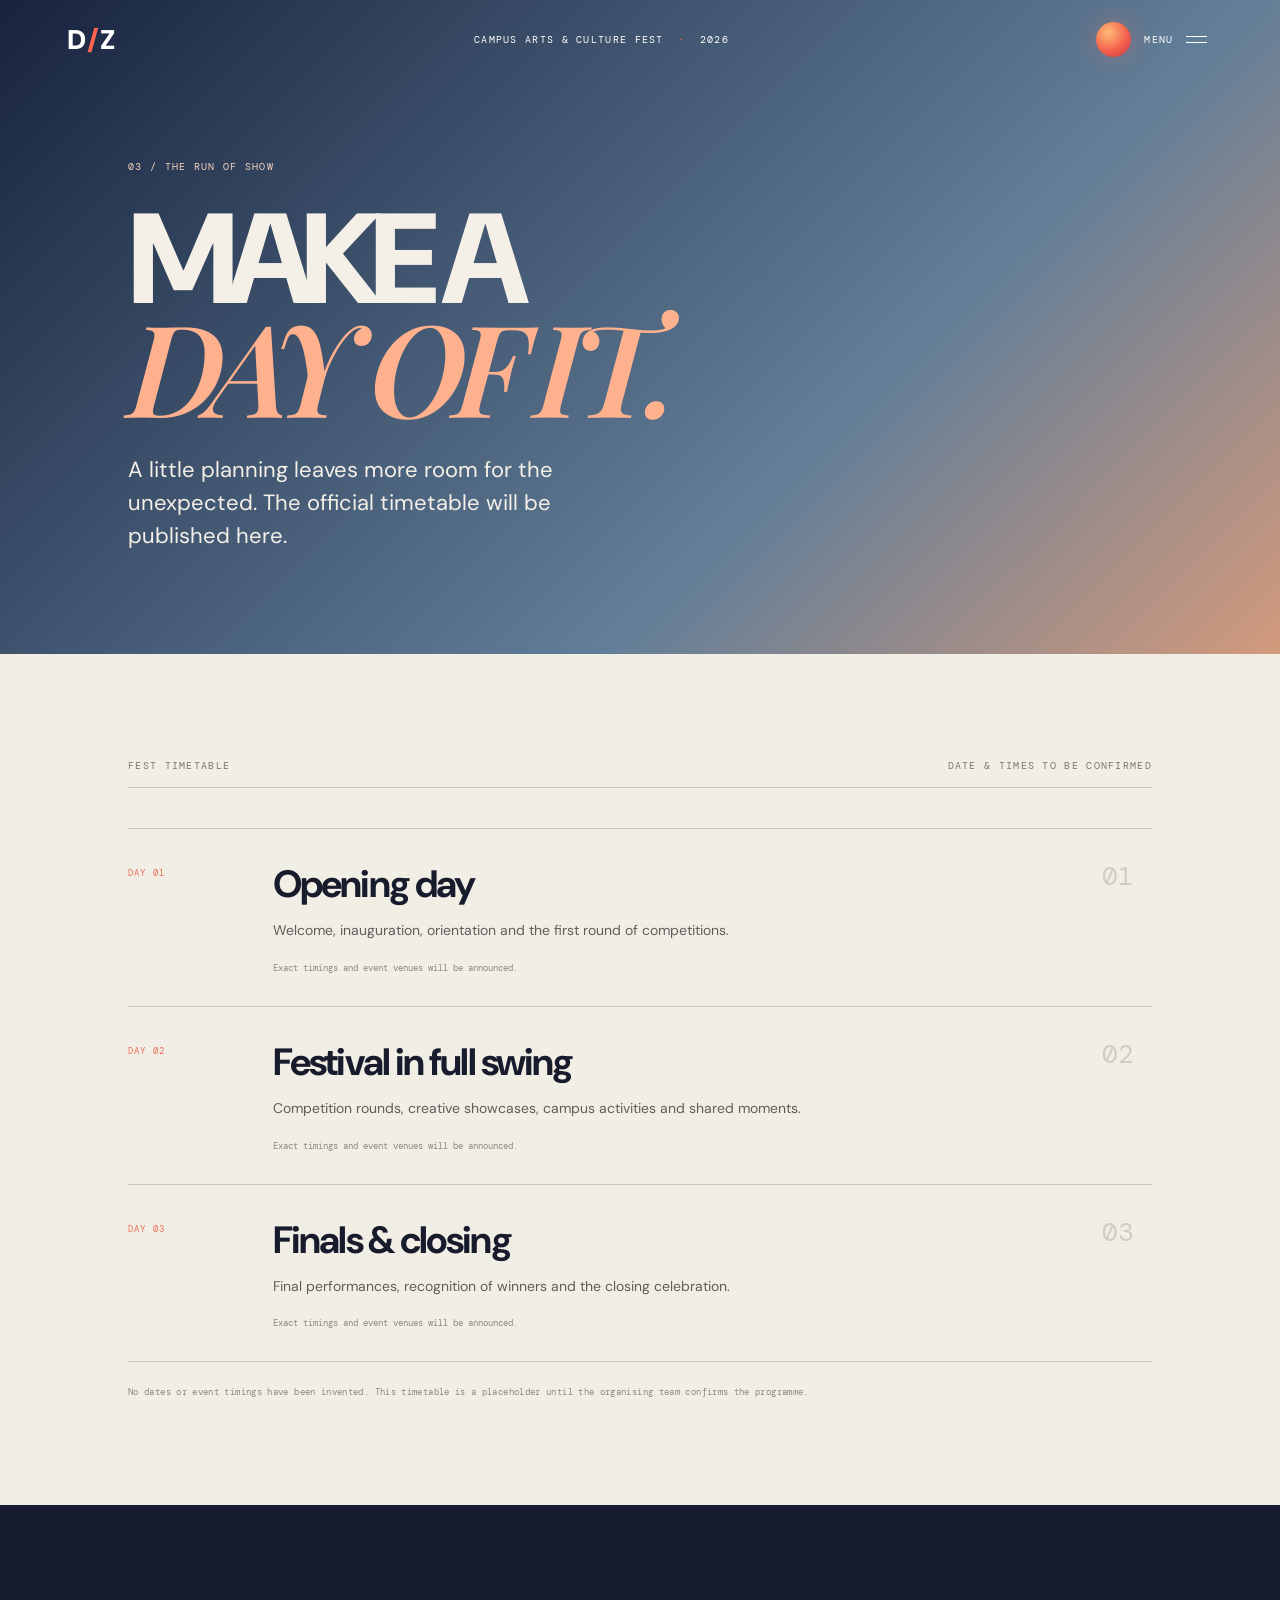
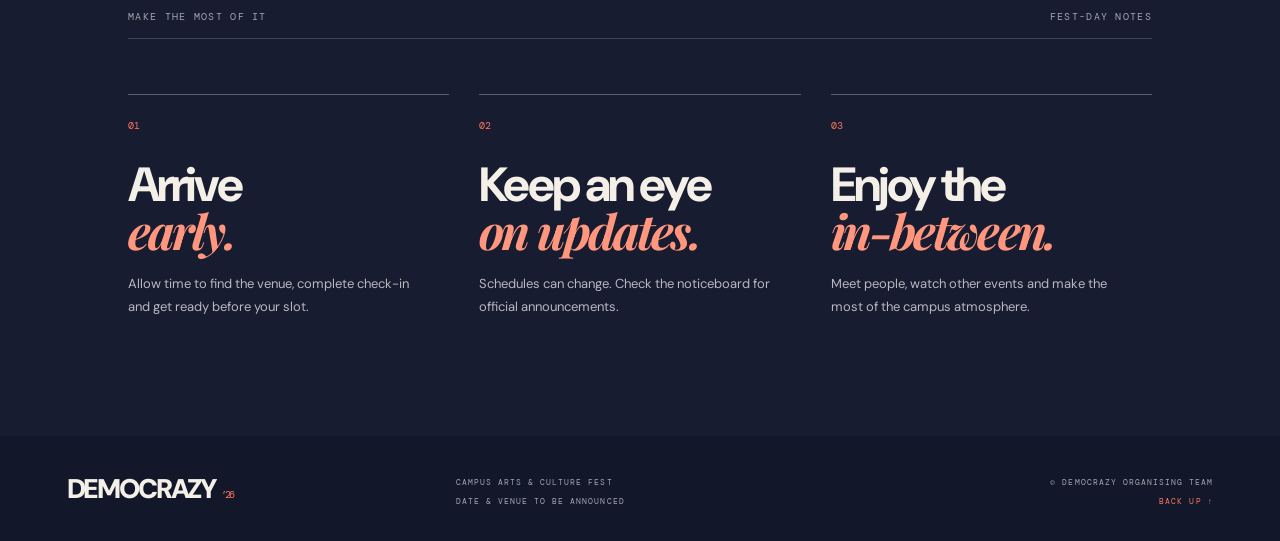
<file: schedule.html>
<!doctype html>
<html lang="en">
<head>
  <meta charset="utf-8">
  <meta name="viewport" content="width=device-width, initial-scale=1">
  <meta name="theme-color" content="#10152b">
  <meta name="description" content="DEMOCRAZY — campus arts, culture and ideas festival.">
  <title>Schedule | DEMOCRAZY ’26</title>
  <link rel="preconnect" href="https://fonts.googleapis.com">
  <link rel="preconnect" href="https://fonts.gstatic.com" crossorigin>
  <link href="https://fonts.googleapis.com/css2?family=DM+Mono:wght@400;500&family=DM+Sans:wght@400;500;600;700;800;900&family=Playfair+Display:ital,wght@0,600;0,700;1,600;1,700&display=swap" rel="stylesheet">
  <link rel="stylesheet" href="style.css?v=4">
</head>
<body id="top">
  <div class="loader" id="loader" aria-hidden="true"><div class="loader-inner"><div class="loader-mark">D<span>.</span></div><p>MAKING SOME NOISE</p><div class="loader-line"><i></i></div></div></div>

  <header class="topbar">
    <a class="wordmark" href="index.html" aria-label="DEMOCRAZY home">D<span>/</span>Z</a>
    <span class="top-note">CAMPUS ARTS & CULTURE FEST <i>·</i> 2026</span>
    <button class="menu-trigger" id="menuOpen" aria-label="Open navigation" aria-expanded="false">
      <span class="orb"></span><span class="menu-label">MENU</span><span class="menu-lines"><i></i><i></i></span>
    </button>
  </header>
  <nav class="menu-overlay" id="menu" aria-hidden="true">
    <div class="menu-head"><span>DEMOCRAZY / NAVIGATION</span><button id="menuClose" aria-label="Close navigation">CLOSE <b>×</b></button></div>
    <div class="menu-links">
      <a href="index.html"><small>01</small> Home <span>↗</span></a>
      <a href="about.html"><small>02</small> The idea <span>↗</span></a>
      <a href="events.html"><small>03</small> Events <span>↗</span></a>
      <a href="schedule.html"><small>04</small> Schedule <span>↗</span></a>
      <a href="updates.html"><small>05</small> Updates <span>↗</span></a>
      <a href="gallery.html"><small>06</small> Gallery <span>↗</span></a>
      <a href="results.html"><small>07</small> Results <span>↗</span></a>
    </div>
    <div class="menu-foot"><span>MAKE YOURSELF HEARD.</span><span>© DEMOCRAZY 2026</span></div>
  </nav>

  <main>

<section class="page-hero page-hero-blue"><div class="page-hero-inner"><p class="eyebrow">03 / THE RUN OF SHOW</p><h1>MAKE A<br><em>DAY OF IT.</em></h1><p class="page-lede">A little planning leaves more room for the unexpected. The official timetable will be published here.</p></div></section>
<section class="section-pad content-page"><div class="section-kicker"><span>FEST TIMETABLE</span><span>DATE & TIMES TO BE CONFIRMED</span></div><div class="timeline"><article><span>DAY 01</span><div><h2>Opening day</h2><p>Welcome, inauguration, orientation and the first round of competitions.</p><small>Exact timings and event venues will be announced.</small></div><b>01</b></article><article><span>DAY 02</span><div><h2>Festival in full swing</h2><p>Competition rounds, creative showcases, campus activities and shared moments.</p><small>Exact timings and event venues will be announced.</small></div><b>02</b></article><article><span>DAY 03</span><div><h2>Finals & closing</h2><p>Final performances, recognition of winners and the closing celebration.</p><small>Exact timings and event venues will be announced.</small></div><b>03</b></article></div><p class="editorial-note">No dates or event timings have been invented. This timetable is a placeholder until the organising team confirms the programme.</p></section>
<section class="dark-feature section-pad"><div class="section-kicker"><span>MAKE THE MOST OF IT</span><span>FEST-DAY NOTES</span></div><div class="belief-grid"><article><b>01</b><h3>Arrive<br><em>early.</em></h3><p>Allow time to find the venue, complete check-in and get ready before your slot.</p></article><article><b>02</b><h3>Keep an eye<br><em>on updates.</em></h3><p>Schedules can change. Check the noticeboard for official announcements.</p></article><article><b>03</b><h3>Enjoy the<br><em>in-between.</em></h3><p>Meet people, watch other events and make the most of the campus atmosphere.</p></article></div></section>
  </main>

  <footer class="footer">
    <a class="footer-logo" href="index.html">DEMOCRAZY<span>’26</span></a>
    <div class="footer-mid"><span>CAMPUS ARTS & CULTURE FEST</span><span>DATE & VENUE TO BE ANNOUNCED</span></div>
    <div class="footer-right"><span>© DEMOCRAZY ORGANISING TEAM</span><a href="#top">BACK UP ↑</a></div>
  </footer>
  <script src="script.js?v=4"></script>

</body>
</html>
</file>
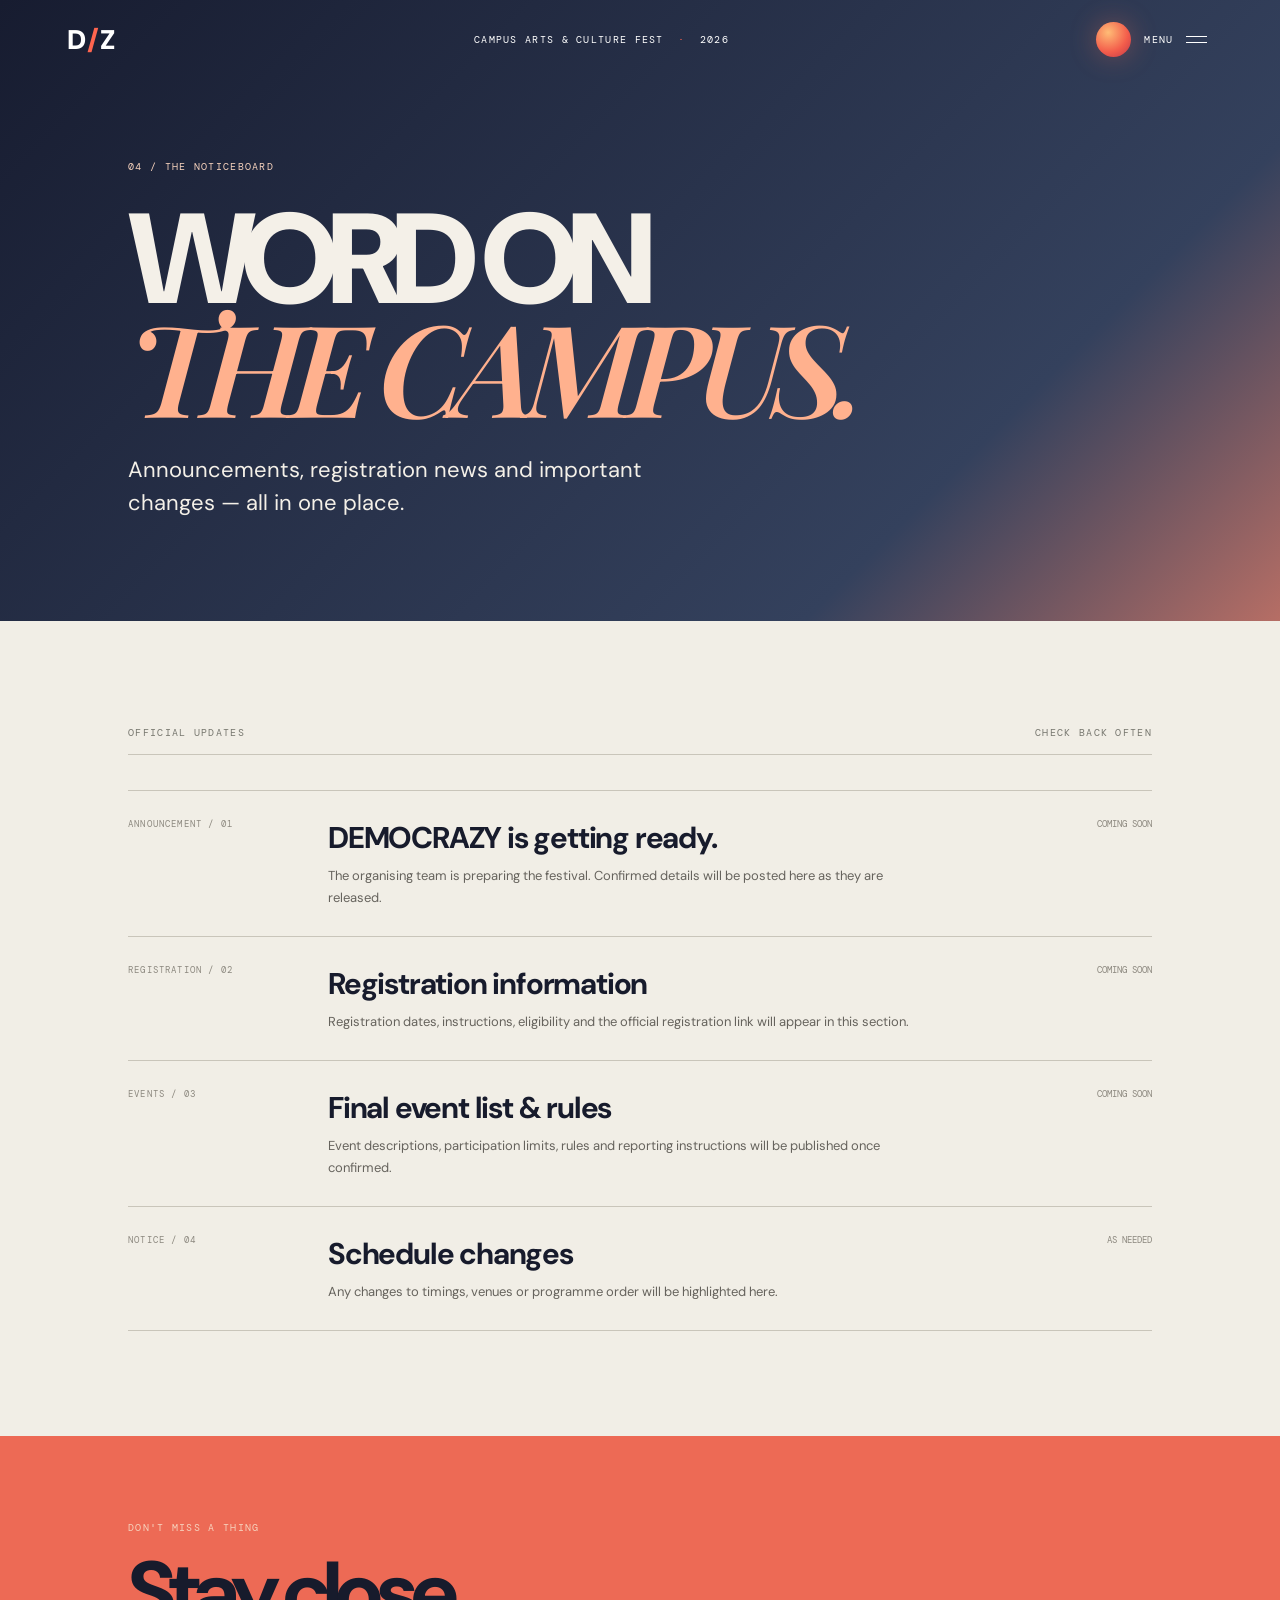
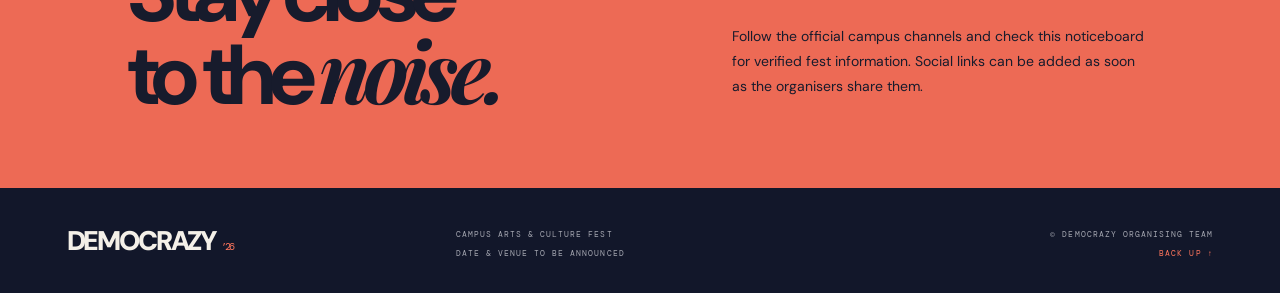
<file: updates.html>
<!doctype html>
<html lang="en">
<head>
  <meta charset="utf-8">
  <meta name="viewport" content="width=device-width, initial-scale=1">
  <meta name="theme-color" content="#10152b">
  <meta name="description" content="DEMOCRAZY — campus arts, culture and ideas festival.">
  <title>Updates | DEMOCRAZY ’26</title>
  <link rel="preconnect" href="https://fonts.googleapis.com">
  <link rel="preconnect" href="https://fonts.gstatic.com" crossorigin>
  <link href="https://fonts.googleapis.com/css2?family=DM+Mono:wght@400;500&family=DM+Sans:wght@400;500;600;700;800;900&family=Playfair+Display:ital,wght@0,600;0,700;1,600;1,700&display=swap" rel="stylesheet">
  <link rel="stylesheet" href="style.css?v=4">
</head>
<body id="top">
  <div class="loader" id="loader" aria-hidden="true"><div class="loader-inner"><div class="loader-mark">D<span>.</span></div><p>MAKING SOME NOISE</p><div class="loader-line"><i></i></div></div></div>

  <header class="topbar">
    <a class="wordmark" href="index.html" aria-label="DEMOCRAZY home">D<span>/</span>Z</a>
    <span class="top-note">CAMPUS ARTS & CULTURE FEST <i>·</i> 2026</span>
    <button class="menu-trigger" id="menuOpen" aria-label="Open navigation" aria-expanded="false">
      <span class="orb"></span><span class="menu-label">MENU</span><span class="menu-lines"><i></i><i></i></span>
    </button>
  </header>
  <nav class="menu-overlay" id="menu" aria-hidden="true">
    <div class="menu-head"><span>DEMOCRAZY / NAVIGATION</span><button id="menuClose" aria-label="Close navigation">CLOSE <b>×</b></button></div>
    <div class="menu-links">
      <a href="index.html"><small>01</small> Home <span>↗</span></a>
      <a href="about.html"><small>02</small> The idea <span>↗</span></a>
      <a href="events.html"><small>03</small> Events <span>↗</span></a>
      <a href="schedule.html"><small>04</small> Schedule <span>↗</span></a>
      <a href="updates.html"><small>05</small> Updates <span>↗</span></a>
      <a href="gallery.html"><small>06</small> Gallery <span>↗</span></a>
      <a href="results.html"><small>07</small> Results <span>↗</span></a>
    </div>
    <div class="menu-foot"><span>MAKE YOURSELF HEARD.</span><span>© DEMOCRAZY 2026</span></div>
  </nav>

  <main>

<section class="page-hero page-hero-dark"><div class="page-hero-inner"><p class="eyebrow">04 / THE NOTICEBOARD</p><h1>WORD ON<br><em>THE CAMPUS.</em></h1><p class="page-lede">Announcements, registration news and important changes — all in one place.</p></div></section>
<section class="section-pad content-page"><div class="section-kicker"><span>OFFICIAL UPDATES</span><span>CHECK BACK OFTEN</span></div><div class="update-list"><article><span>ANNOUNCEMENT / 01</span><div><h2>DEMOCRAZY is getting ready.</h2><p>The organising team is preparing the festival. Confirmed details will be posted here as they are released.</p></div><time>COMING SOON</time></article><article><span>REGISTRATION / 02</span><div><h2>Registration information</h2><p>Registration dates, instructions, eligibility and the official registration link will appear in this section.</p></div><time>COMING SOON</time></article><article><span>EVENTS / 03</span><div><h2>Final event list & rules</h2><p>Event descriptions, participation limits, rules and reporting instructions will be published once confirmed.</p></div><time>COMING SOON</time></article><article><span>NOTICE / 04</span><div><h2>Schedule changes</h2><p>Any changes to timings, venues or programme order will be highlighted here.</p></div><time>AS NEEDED</time></article></div></section>
<section class="newsletter-band"><div><p class="eyebrow">DON'T MISS A THING</p><h2>Stay close<br>to the <em>noise.</em></h2></div><p>Follow the official campus channels and check this noticeboard for verified fest information. Social links can be added as soon as the organisers share them.</p></section>
  </main>

  <footer class="footer">
    <a class="footer-logo" href="index.html">DEMOCRAZY<span>’26</span></a>
    <div class="footer-mid"><span>CAMPUS ARTS & CULTURE FEST</span><span>DATE & VENUE TO BE ANNOUNCED</span></div>
    <div class="footer-right"><span>© DEMOCRAZY ORGANISING TEAM</span><a href="#top">BACK UP ↑</a></div>
  </footer>
  <script src="script.js?v=4"></script>

</body>
</html>
</file>
<file: style.css>
*{box-sizing:border-box}html{scroll-behavior:smooth;scroll-padding-top:84px}body{margin:0;background:#f1eee6;color:#171b2c;font-family:"DM Sans",sans-serif;overflow-x:hidden}a{color:inherit;text-decoration:none}button{font:inherit}.loader{position:fixed;inset:0;background:#11162b;z-index:1000;display:grid;place-items:center;color:#f1eee6;transition:opacity .65s,visibility .65s}.loader.done{opacity:0;visibility:hidden}.loader-inner{width:min(280px,70vw)}.loader-mark{font-size:62px;font-weight:900;letter-spacing:-.1em}.loader-mark span{color:#ff654f}.loader-inner p,.loader-line{font:10px "DM Mono",monospace;letter-spacing:.18em}.loader-line{height:2px;background:#41465a;margin-top:20px;overflow:hidden}.loader-line i{display:block;height:100%;width:40%;background:#ff654f;animation:load 1s ease-in-out infinite alternate}@keyframes load{to{transform:translateX(150%)}}.topbar{height:78px;position:absolute;z-index:20;top:0;left:0;width:100%;display:flex;align-items:center;justify-content:space-between;padding:0 5.2vw;color:#fff}.wordmark{font-size:27px;font-weight:900;letter-spacing:-.1em}.wordmark span{color:#ff654f;padding:0 4px}.top-note,.menu-label,.menu-head,.menu-foot,.hero-index,.eyebrow,.section-kicker,.small-note,.event-card small,.card-no,.schedule-row span,.schedule-row small,.schedule-disclaimer,.notice-tag,.notice-date,.gallery-tile span,.closing>p,.back-top,.footer-mid,.footer-right{font:10px "DM Mono",monospace;letter-spacing:.13em}.top-note i{color:#ff654f;font-style:normal;padding:0 7px}.menu-trigger{border:0;background:none;color:#fff;display:flex;align-items:center;gap:13px;cursor:pointer}.orb{width:35px;height:35px;border-radius:50%;background:radial-gradient(circle at 35% 30%,#ffbc76,#f35d4b 58%,#bd3748);box-shadow:0 0 28px #ff795655}.menu-lines{display:grid;gap:5px}.menu-lines i{width:21px;height:1px;background:#fff;display:block}.hero{min-height:790px;height:100svh;max-height:1100px;position:relative;overflow:hidden;background:#202b4c;color:#fff;display:flex;align-items:center}.hero-sky{position:absolute;inset:0;background:linear-gradient(160deg,#202b4c 0%,#455a79 48%,#d17d68 100%)}.sun-disc{position:absolute;width:min(31vw,390px);aspect-ratio:1;border-radius:50%;background:linear-gradient(140deg,#ffcf8c,#f16e5a);right:16%;top:17%;opacity:.9;filter:blur(.3px);box-shadow:0 0 100px #f9a17a44}.hero-cloud{position:absolute;width:300px;height:65px;border-radius:50%;background:#f6b19a;filter:blur(20px);opacity:.32}.cloud-a{top:27%;left:5%}.cloud-b{top:42%;right:4%;transform:scale(.7)}.landscape{position:absolute;left:0;right:0;pointer-events:none}.hills{height:42%;bottom:0;background:url("assets/hills-HKUNKBJw.webp") center bottom/cover no-repeat;opacity:.88}.mountains{height:35%;bottom:0;background:url("assets/mountains-B8xGV3cT.webp") center bottom/cover no-repeat;opacity:.44;mix-blend-mode:screen}.foreground{height:21%;bottom:-2%;background:linear-gradient(0deg,#141a31 0%,#222b45dd 35%,transparent 100%)}.grain{position:absolute;inset:0;opacity:.1;pointer-events:none;background-image:url("data:image/svg+xml,%3Csvg viewBox='0 0 180 180' xmlns='http://www.w3.org/2000/svg'%3E%3Cfilter id='n'%3E%3CfeTurbulence type='fractalNoise' baseFrequency='.9' numOctaves='3' stitchTiles='stitch'/%3E%3C/filter%3E%3Crect width='100%25' height='100%25' filter='url(%23n)' opacity='.23'/%3E%3C/svg%3E")}.hero-content{position:relative;z-index:2;width:100%;padding:110px 10vw 70px}.eyebrow{color:#f6d2bd;display:flex;align-items:center;gap:10px}.live-dot{width:7px;height:7px;border-radius:50%;background:#ff765d;box-shadow:0 0 0 5px #ff765d22}.hero h1{font-size:clamp(68px,13vw,190px);line-height:.82;letter-spacing:-.105em;margin:40px 0 36px;font-weight:900;white-space:nowrap}.hero h1 span{color:#ff765d}.hero h1 sup{font:12px "DM Mono",monospace;letter-spacing:.1em;vertical-align:top;margin-left:12px}.hero-bottom{display:flex;align-items:end;justify-content:space-between;max-width:1040px}.hero-manifesto{font-size:clamp(19px,2.3vw,31px);line-height:1.2;font-weight:600;margin:0}.hero-manifesto em,.section-heading em,.intro h2 em,.schedule h2 em,.updates-head h2 em,.gallery-head h2 em,.results h2 em,.closing h2 em{font-family:"Playfair Display",serif;font-weight:600}.round-link{width:91px;height:91px;border:1px solid #ffffff80;border-radius:50%;display:flex;flex-direction:column;align-items:center;justify-content:center;gap:7px;font:8px "DM Mono",monospace;letter-spacing:.08em;text-align:center;transition:.3s}.round-link b{font-size:17px;font-weight:400}.round-link:hover{background:#ff765d;border-color:#ff765d;transform:rotate(-12deg)}.hero-side-note{font:9px "DM Mono",monospace;letter-spacing:.15em;line-height:1.8;text-align:right;color:#f4c9b5}.hero-index{position:absolute;z-index:3;bottom:30px;left:5.2vw;right:5.2vw;display:flex;justify-content:space-between;color:#ffffff9c}.menu-overlay{position:fixed;z-index:100;inset:0;background:#151a2d;color:#f4f0e8;padding:28px 7vw 25px;display:flex;flex-direction:column;transform:translateY(-102%);transition:transform .65s cubic-bezier(.76,0,.24,1)}.menu-overlay.open{transform:translateY(0)}.menu-head,.menu-foot{display:flex;justify-content:space-between;color:#b8b8bd}.menu-head button{background:none;border:0;color:#fff;font:10px "DM Mono",monospace;letter-spacing:.1em;cursor:pointer}.menu-head button b{font-size:20px;margin-left:9px;color:#ff765d}.menu-links{display:grid;grid-template-columns:1fr 1fr;gap:0 7vw;margin:auto 0}.menu-links a{font-size:clamp(30px,5.2vw,76px);font-weight:800;letter-spacing:-.06em;border-bottom:1px solid #ffffff25;padding:9px 0;display:flex;align-items:center;gap:16px;transition:color .2s}.menu-links a:hover{color:#ff765d}.menu-links small{font:10px "DM Mono",monospace;letter-spacing:0;color:#ff765d}.menu-links a span{font-size:20px;margin-left:auto}.section-pad{padding:105px 10vw}.section-kicker{display:flex;justify-content:space-between;color:#77776f;border-bottom:1px solid #c9c5ba;padding-bottom:15px}.intro{background:#f1eee6}.intro-grid{display:grid;grid-template-columns:1.1fr .9fr;gap:8vw;padding:65px 0 80px}.intro h2,.section-heading h2,.schedule h2,.updates-head h2,.gallery-head h2,.results h2{font-size:clamp(55px,8vw,112px);line-height:.88;letter-spacing:-.085em;margin:0;font-weight:800}.intro h2 em,.section-heading em,.schedule h2 em,.updates-head h2 em,.gallery-head h2 em,.results h2 em{color:#f06a54}.intro-copy{max-width:430px;padding-top:9px}.big-copy{font-size:23px;font-weight:700;line-height:1.2;margin:0 0 22px}.intro-copy>p:not(.big-copy){font-size:15px;line-height:1.8;color:#5e5e5b}.intro-copy .muted{font-size:12px!important;color:#98948b!important}.text-link{display:inline-flex;gap:35px;margin-top:18px;padding-bottom:8px;border-bottom:1px solid #171b2c;font:10px "DM Mono",monospace;letter-spacing:.1em}.text-link span{color:#f06a54}.ticker{overflow:hidden;border-top:1px solid #c9c5ba;border-bottom:1px solid #c9c5ba;padding:16px 0;white-space:nowrap;font-size:24px;font-weight:900;letter-spacing:.06em}.ticker div{word-spacing:10px;animation:marquee 26s linear infinite}.ticker b{color:#f06a54;font-size:20px;margin:0 14px}@keyframes marquee{to{transform:translateX(-25%)}}.events{background:#171c30;color:#f4f0e8}.events .section-kicker,.schedule .section-kicker,.updates .section-kicker,.gallery .section-kicker,.results .section-kicker{color:#a4a6b0;border-color:#414457}.section-heading{display:flex;justify-content:space-between;align-items:end;padding:60px 0 45px}.section-heading h2 em{color:#ff765d}.section-heading>p{font-size:13px;line-height:1.7;color:#b4b5bc;margin:0 5% 8px 0}.event-grid{display:grid;grid-template-columns:1fr 1fr;gap:14px}.event-card{min-height:290px;padding:24px 27px;position:relative;display:flex;flex-direction:column;justify-content:space-between;color:#171b2c;overflow:hidden;transition:transform .3s}.event-card:hover{transform:translateY(-5px)}.event-card-large{background:#d8d8c8}.event-card-pink{background:#f1b6a6}.event-card-blue{background:#a9c1d3}.event-card-yellow{background:#efc66d}.card-no{position:relative;z-index:1}.card-symbol{position:absolute;right:27px;top:22px;font-size:66px;opacity:.55}.event-card small{font-size:9px}.event-card h3{font-size:clamp(31px,4vw,50px);letter-spacing:-.07em;margin:7px 0}.event-card p{font-size:12px;max-width:280px;line-height:1.6;margin:0}.card-arrow{position:absolute;right:27px;bottom:25px;font-size:22px}.small-note{font-size:9px;color:#a4a6b0;margin:20px 0 0}.schedule{background:#e5e1d8}.schedule-layout{display:grid;grid-template-columns:.9fr 1.1fr;gap:7vw;padding-top:65px}.schedule h2 em{color:#f06a54}.schedule-panel{border-top:1px solid #aaa69e}.schedule-row{display:grid;grid-template-columns:80px 1fr;gap:6px 15px;padding:22px 0;border-bottom:1px solid #c3beb4;align-items:center}.schedule-row span{color:#ed6b54}.schedule-row strong{font-size:17px}.schedule-row small{grid-column:2;color:#89867f;font-size:8px}.schedule-disclaimer{font-size:9px;color:#89867f;margin-top:18px}.updates{background:#f1eee6}.updates-head{display:flex;align-items:end;justify-content:space-between;padding:60px 0 48px}.stamp{border:1px solid #f06a54;color:#f06a54;border-radius:50%;width:100px;height:100px;display:grid;place-content:center;text-align:center;font:10px "DM Mono",monospace;transform:rotate(9deg)}.notice-row{display:grid;grid-template-columns:160px 1fr 120px;gap:20px;align-items:center;border-top:1px solid #c9c5ba;padding:22px 0}.notice-row:last-child{border-bottom:1px solid #c9c5ba}.notice-tag,.notice-date{font-size:8px;color:#8c887f}.notice-row strong{font-size:16px}.notice-date{text-align:right}.gallery{background:#d9d6cc}.gallery-head{display:flex;justify-content:space-between;align-items:end;padding:60px 0 45px}.gallery-head>p{font-size:12px;line-height:1.7;color:#77776f;margin:0 7% 7px 0}.gallery-placeholders{display:grid;grid-template-columns:1.2fr .8fr 1fr;gap:13px}.gallery-tile{height:260px;padding:18px;display:flex;flex-direction:column;justify-content:space-between;position:relative;overflow:hidden}.gallery-tile b{font-size:80px;align-self:center;font-weight:400;opacity:.7}.tile-one{background:#f1b6a6}.tile-two{background:#8ca5b6}.tile-three{background:#e8bd6a}.gallery-tile span{font-size:9px}.results{background:#171c30;color:#f4f0e8}.results-content{display:flex;justify-content:space-between;align-items:center;padding-top:65px}.results h2 em{color:#ff765d}.results-content p{color:#b4b5bc;font-size:13px;margin-top:24px}.result-button{width:150px;height:150px;border:1px solid #ff765d;border-radius:50%;display:grid;place-content:center;text-align:center;color:#ff765d;font:9px "DM Mono",monospace;letter-spacing:.1em;line-height:1.7;transform:rotate(8deg);transition:.3s}.result-button:hover{background:#ff765d;color:#171c30;transform:rotate(0)}.result-button span{font-size:17px}.closing{min-height:590px;background:#f06a54;color:#171b2c;text-align:center;display:flex;flex-direction:column;align-items:center;justify-content:center;padding:90px 20px;position:relative;overflow:hidden}.closing-star{font-size:48px;animation:spin 24s linear infinite}@keyframes spin{to{transform:rotate(360deg)}}.closing>p{margin:24px 0 18px}.closing h2{font-size:clamp(65px,11vw,145px);line-height:.78;letter-spacing:-.1em;margin:0;font-weight:900}.closing h2 em{font-weight:600}.back-top{margin-top:42px;border-bottom:1px solid #171b2c;padding-bottom:7px}.footer{background:#12172a;color:#f4f0e8;padding:35px 5.2vw;display:grid;grid-template-columns:1fr 1fr 1fr;align-items:end;gap:20px}.footer-logo{font-size:27px;font-weight:900;letter-spacing:-.08em}.footer-logo span{font:10px "DM Mono",monospace;color:#ff765d;margin-left:6px}.footer-mid,.footer-right{display:grid;gap:9px;color:#a4a6b0;font-size:8px}.footer-right{text-align:right}.footer-right a{color:#ff765d}.menu-lock{overflow:hidden}
@media(max-width:700px){.topbar{height:66px;padding:0 6vw}.top-note{display:none}.hero{min-height:720px;height:100svh}.hero-content{padding:100px 7vw 70px}.hero h1{font-size:clamp(58px,15vw,100px);white-space:normal;line-height:.9;margin:35px 0}.hero h1 sup{font-size:9px}.sun-disc{width:54vw;right:7%;top:20%}.hills{height:32%}.mountains{height:25%}.hero-bottom{display:grid;grid-template-columns:1fr auto;gap:25px}.hero-side-note{display:none}.round-link{width:75px;height:75px}.hero-index{left:7vw;right:7vw;bottom:22px;font-size:8px}.menu-overlay{padding:24px 7vw}.menu-links{grid-template-columns:1fr;gap:0;margin:45px 0}.menu-links a{font-size:clamp(30px,9vw,54px);padding:7px 0}.menu-foot{font-size:8px}.section-pad{padding:75px 7vw}.section-kicker{font-size:8px;gap:12px}.intro-grid,.schedule-layout{grid-template-columns:1fr;gap:35px;padding:48px 0 58px}.intro h2,.section-heading h2,.schedule h2,.updates-head h2,.gallery-head h2,.results h2{font-size:clamp(57px,15vw,90px)}.intro-copy{padding:0}.big-copy{font-size:20px}.ticker{font-size:18px}.section-heading,.gallery-head{display:block;padding:48px 0 34px}.section-heading>p,.gallery-head>p{margin:24px 0 0}.event-grid{grid-template-columns:1fr}.event-card{min-height:245px}.schedule-layout{padding-top:48px}.updates-head{padding:48px 0 34px}.stamp{width:75px;height:75px;font-size:8px;margin-top:30px}.notice-row{grid-template-columns:1fr auto;gap:8px 15px;padding:17px 0}.notice-row strong{grid-column:1/-1;grid-row:2;font-size:14px}.notice-date{grid-column:2;grid-row:1}.notice-tag{grid-column:1;grid-row:1}.gallery-placeholders{grid-template-columns:1fr 1fr}.gallery-tile{height:190px}.tile-three{grid-column:1/-1;height:150px}.results-content{display:block;padding-top:48px}.result-button{margin:35px 0 0 auto;width:125px;height:125px}.closing{min-height:500px}.closing h2{font-size:clamp(62px,16vw,105px)}.footer{grid-template-columns:1fr 1fr;padding:28px 7vw}.footer-mid{grid-column:1/-1;grid-row:2}.footer-right{grid-column:2;grid-row:1}}
@media(prefers-reduced-motion:reduce){*,*::before,*::after{scroll-behavior:auto!important;animation-duration:.01ms!important;animation-iteration-count:1!important;transition-duration:.01ms!important}}

/* Playful draggable bicycle on the opening scene */
.draggable-bike{position:absolute;z-index:7;left:68%;top:58%;width:clamp(185px,25vw,310px);touch-action:none;cursor:grab;user-select:none;-webkit-user-select:none;filter:drop-shadow(0 12px 13px #0c122a55);transform:translate3d(0,0,0);will-change:transform;outline:none}
.draggable-bike:active,.draggable-bike.dragging{cursor:grabbing}
.draggable-bike svg{display:block;width:100%;height:auto;overflow:visible;pointer-events:none}
.bike-hint{display:block;text-align:center;margin-top:-3px;color:#fff0d9;font:8px "DM Mono",monospace;letter-spacing:.16em;text-shadow:0 1px 5px #11162b}
.bike-hint b{color:#ff9a79;font-size:12px;margin-left:5px}
.draggable-bike:focus-visible{filter:drop-shadow(0 0 0.7rem #ffcf8c)}
@media(max-width:700px){.draggable-bike{left:auto;right:3%;top:66%;width:clamp(165px,48vw,225px)}.bike-hint{font-size:7px}}

/* Visibility pass: keep the bike clearly inside the first screen on load */
.draggable-bike{
  z-index:30;
  left:61%;
  top:57%;
  width:clamp(230px,30vw,360px);
  opacity:1;
}
.bike-hint{
  display:inline-block;
  position:relative;
  left:50%;
  transform:translateX(-50%);
  white-space:nowrap;
  padding:7px 12px;
  margin-top:-2px;
  border:1px solid #ffffff66;
  border-radius:30px;
  background:#11162b88;
}
@media(max-width:700px){
  .draggable-bike{
    left:auto;
    right:2%;
    top:60%;
    width:clamp(190px,55vw,245px);
  }
}


/* Multi-page sections */
.page-hero{min-height:590px;padding:150px 10vw 80px;position:relative;overflow:hidden;color:#f4f0e8;display:flex;align-items:center;background:#202b4c}
.page-hero-dark{background:linear-gradient(135deg,#171c30,#34415d 75%,#b66e65)}
.page-hero-coral{background:linear-gradient(130deg,#ed6a55,#c98b72 55%,#f0bf8c);color:#171b2c}
.page-hero-blue{background:linear-gradient(135deg,#18233e,#627e98 65%,#d39a7c)}
.page-hero-art{position:absolute;width:45vw;aspect-ratio:1;border-radius:50%;right:8%;top:10%;background:radial-gradient(circle at 35% 35%,#f5c18a,#e87560 65%,transparent 66%);opacity:.65}
.page-hero-inner{position:relative;z-index:1;max-width:900px}
.page-hero h1{font-size:clamp(62px,10vw,132px);line-height:.82;letter-spacing:-.095em;margin:35px 0 25px;font-weight:900}
.page-hero h1 em{font-family:"Playfair Display",serif;font-weight:600;color:#ffb18e}
.page-hero-coral h1 em{color:#fff0d7}
.page-lede{font-size:clamp(16px,2vw,22px);line-height:1.5;max-width:530px}
.content-page{background:#f1eee6}
.story-grid{display:grid;grid-template-columns:.9fr 1.1fr;gap:8vw;padding:65px 0 30px}
.story-grid h2,.end-cta h2,.results-intro h2{font-size:clamp(54px,7.5vw,100px);line-height:.9;letter-spacing:-.08em;margin:0}
.story-grid h2 em,.end-cta h2 em,.results-intro h2 em{font-family:"Playfair Display",serif;color:#ef6c55}
.long-copy{max-width:560px}.long-copy p{font-size:15px;line-height:1.9;color:#5e5e5b}.long-copy .big-copy{font-size:22px;line-height:1.4;color:#171b2c}
.dark-feature{background:#171c30;color:#f4f0e8}
.dark-feature .section-kicker{color:#a4a6b0;border-color:#414457}
.belief-grid,.check-grid{display:grid;grid-template-columns:repeat(3,1fr);gap:30px;padding-top:55px}
.belief-grid article,.check-grid>div{border-top:1px solid #5b5e6d;padding-top:18px}
.belief-grid article>b,.check-grid>div>b{font:10px "DM Mono",monospace;color:#ff765d}
.belief-grid h3{font-size:clamp(30px,4vw,48px);line-height:.95;letter-spacing:-.06em;margin:28px 0 15px}
.belief-grid h3 em{font-family:"Playfair Display",serif;color:#ff967d}
.belief-grid p,.check-grid p{font-size:13px;line-height:1.8;color:#b8b8c0;max-width:300px}
.end-cta{display:flex;justify-content:space-between;align-items:end;padding:60px 0 10px;gap:35px}
.end-cta>p{max-width:350px;color:#b8b8c0;line-height:1.8;font-size:14px}
.event-detail-grid{display:grid;grid-template-columns:1fr 1fr;gap:14px;padding:55px 0 30px}
.event-detail-grid article{background:#e4dfd5;padding:30px;min-height:330px}
.event-detail-grid article:nth-child(2){background:#f1c0b0}.event-detail-grid article:nth-child(3){background:#b8cbd7}.event-detail-grid article:nth-child(4){background:#edc873}
.event-detail-grid article>span,.timeline article>span,.update-list article>span,.gallery-feature>span,.result-groups article>span{font:9px "DM Mono",monospace;letter-spacing:.13em}
.event-detail-grid h2{font-size:clamp(30px,4vw,48px);letter-spacing:-.06em;margin:38px 0 10px}
.event-detail-grid p,.event-detail-grid li{font-size:13px;line-height:1.7;max-width:430px}
.event-detail-grid ul{padding-left:17px;margin-top:16px}
.editorial-note{font:9px "DM Mono",monospace;letter-spacing:.04em;line-height:1.8;color:#8c887f;margin:22px 0 0}
.timeline{padding-top:40px}
.timeline article{display:grid;grid-template-columns:120px 1fr 50px;gap:25px;align-items:start;border-top:1px solid #c9c5ba;padding:30px 0}
.timeline article:last-child{border-bottom:1px solid #c9c5ba}
.timeline article>span{color:#ef6c55;padding-top:8px}
.timeline h2{font-size:clamp(25px,3vw,38px);letter-spacing:-.05em;margin:0 0 10px}
.timeline p{font-size:14px;line-height:1.7;color:#5e5e5b;margin:0 0 12px}
.timeline small{font:9px "DM Mono",monospace;color:#8c887f}
.timeline article>b{font:26px "DM Mono",monospace;color:#d2ccc0}
.update-list{padding-top:35px}
.update-list article{display:grid;grid-template-columns:180px 1fr 120px;gap:20px;align-items:start;border-top:1px solid #c9c5ba;padding:27px 0}
.update-list article:last-child{border-bottom:1px solid #c9c5ba}
.update-list article>span,.update-list time{font:9px "DM Mono",monospace;color:#8c887f}
.update-list h2{font-size:clamp(20px,2.5vw,30px);letter-spacing:-.04em;margin:0 0 8px}
.update-list p{font-size:13px;line-height:1.7;color:#66635d;margin:0;max-width:600px}
.update-list time{text-align:right}
.newsletter-band{background:#ed6a55;padding:75px 10vw;display:flex;justify-content:space-between;align-items:end;gap:50px}
.newsletter-band h2{font-size:clamp(50px,7vw,85px);line-height:.9;letter-spacing:-.08em;margin:20px 0 0}
.newsletter-band h2 em{font-family:"Playfair Display",serif}
.newsletter-band>p{max-width:420px;font-size:14px;line-height:1.8}
.gallery-feature-grid{display:grid;grid-template-columns:1.1fr .9fr;gap:14px;padding-top:45px}
.gallery-feature{min-height:260px;padding:20px;display:flex;flex-direction:column;justify-content:space-between;position:relative}
.gallery-feature b{font-size:75px;align-self:center;font-weight:400;opacity:.65}
.gallery-feature p{font-size:15px;font-weight:700;margin:0}
.gf-one{background:#f0b6a6}.gf-two{background:#9db4c3}.gf-three{background:#e7c16d}.gf-four{background:#d2d0c3}
.results-intro{display:grid;grid-template-columns:1fr 1fr;gap:7vw;align-items:end;padding:60px 0}
.results-intro p{font-size:15px;line-height:1.8;color:#5e5e5b;max-width:470px}
.result-groups{display:grid;grid-template-columns:1fr 1fr;gap:13px}
.result-groups article{padding:25px;background:#e4dfd5;min-height:190px}
.result-groups article:nth-child(2){background:#f1c0b0}.result-groups article:nth-child(3){background:#b8cbd7}.result-groups article:nth-child(4){background:#edc873}
.result-groups h3{font-size:25px;letter-spacing:-.05em;margin:30px 0 8px}
.result-groups p{font-size:12px;line-height:1.7}
.result-groups article>b{font:8px "DM Mono",monospace;letter-spacing:.1em;color:#7a746a}
.home-links{background:#e4dfd5}
.home-link-grid{display:grid;grid-template-columns:repeat(3,1fr);gap:12px;padding-top:40px}
.home-link-grid>a{background:#171c30;color:#f4f0e8;min-height:230px;padding:22px;display:flex;flex-direction:column;justify-content:space-between;transition:transform .25s}
.home-link-grid>a:nth-child(2){background:#e9b6a7;color:#171b2c}.home-link-grid>a:nth-child(3){background:#9fb8c8;color:#171b2c}
.home-link-grid>a:hover{transform:translateY(-5px)}
.home-link-grid small{font:9px "DM Mono",monospace;letter-spacing:.12em}
.home-link-grid strong{font-size:clamp(27px,3.5vw,43px);line-height:.95;letter-spacing:-.06em}
.home-link-grid em{font-family:"Playfair Display",serif}
.home-link-grid>a>span{font-size:20px;align-self:end}
@media(max-width:700px){
 .page-hero{min-height:520px;padding:125px 7vw 65px}.page-hero h1{font-size:clamp(56px,14vw,90px)}
 .story-grid,.results-intro{grid-template-columns:1fr;gap:28px;padding:45px 0 20px}
 .belief-grid,.check-grid{grid-template-columns:1fr;gap:25px;padding-top:38px}
 .belief-grid h3{margin:17px 0 10px}
 .end-cta{display:block;padding:45px 0}.end-cta>p{margin-top:25px}
 .event-detail-grid,.result-groups{grid-template-columns:1fr}
 .event-detail-grid article{min-height:280px;padding:24px}
 .timeline article{grid-template-columns:65px 1fr 25px;gap:10px;padding:23px 0}
 .timeline article>b{font-size:18px}
 .update-list article{grid-template-columns:1fr auto;gap:10px}
 .update-list article>div{grid-column:1/-1;grid-row:2}
 .update-list time{grid-column:2;grid-row:1}
 .newsletter-band{padding:60px 7vw;display:block}.newsletter-band>p{margin-top:25px}
 .gallery-feature-grid{grid-template-columns:1fr 1fr}
 .gallery-feature{min-height:190px;padding:15px}.gallery-feature b{font-size:55px}
 .home-link-grid{grid-template-columns:1fr}.home-link-grid>a{min-height:175px}
}
</file>
